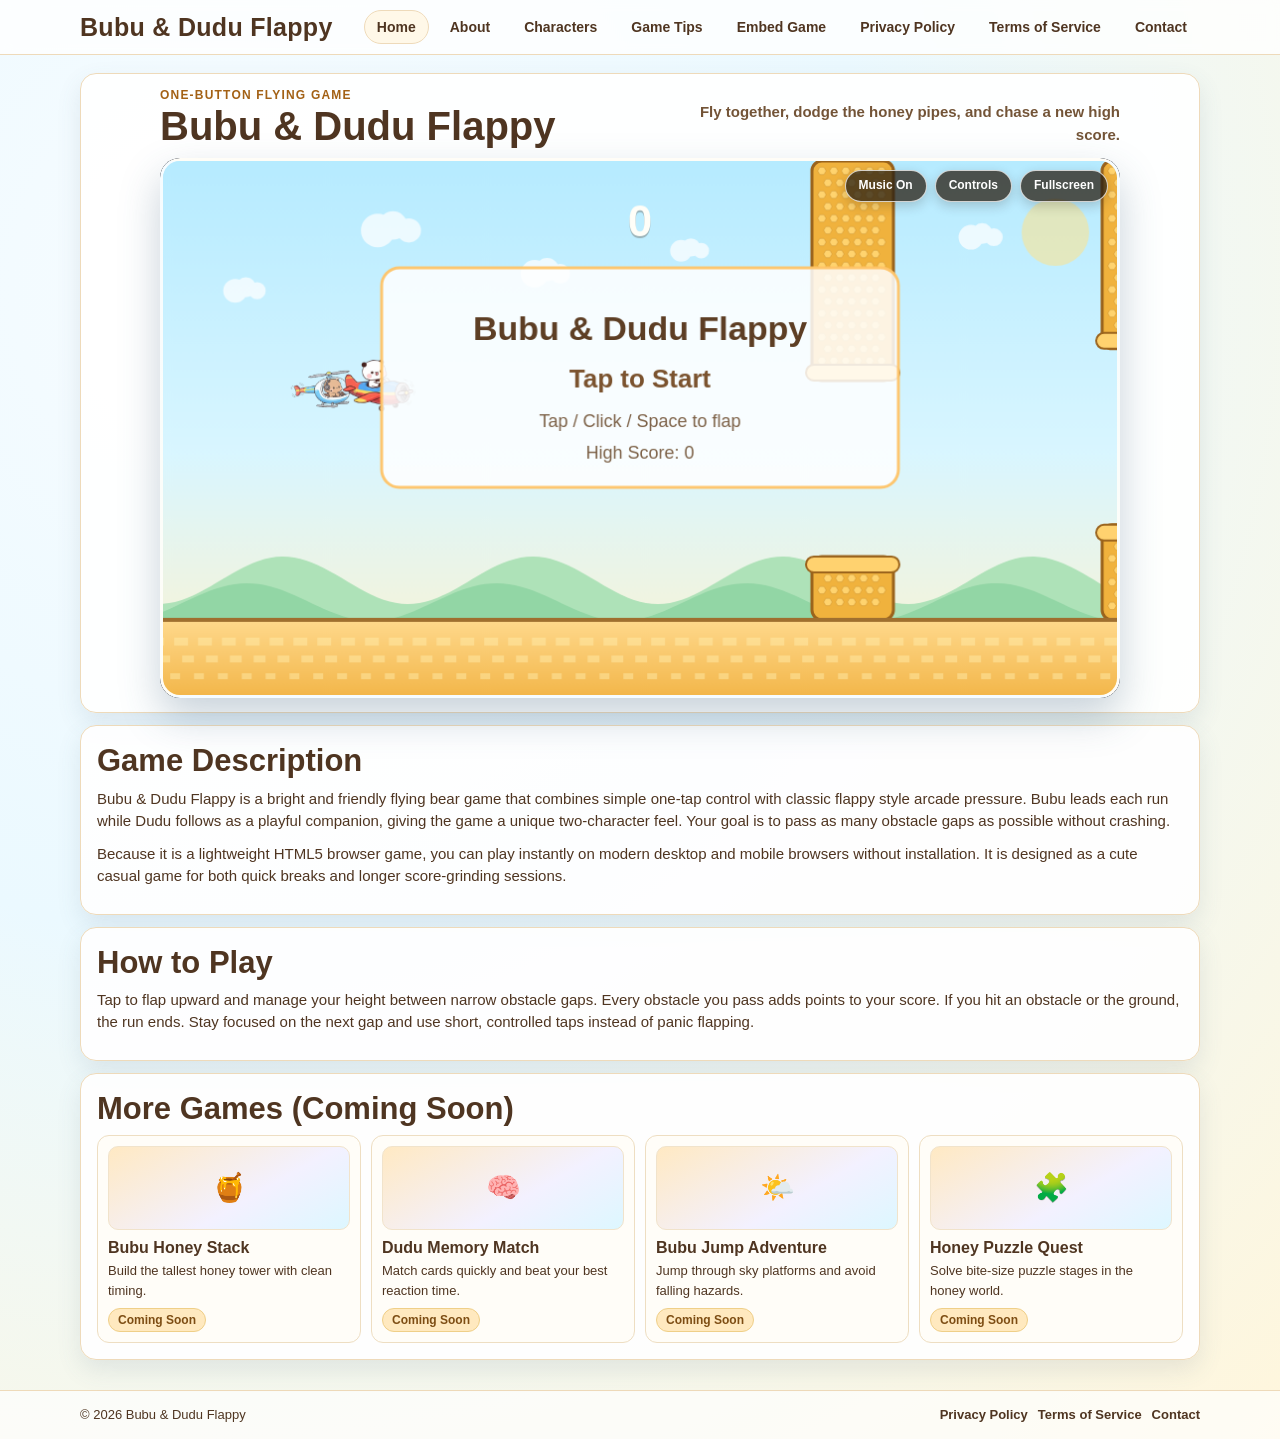
<file: index.html>
<!DOCTYPE html>
<html lang="en">
  <head>
    <meta charset="UTF-8" />
    <meta name="viewport" content="width=device-width, initial-scale=1.0" />
    <title>Bubu & Dudu Flappy - Cute HTML5 Browser Game</title>
    <meta
      name="description"
      content="Play Bubu & Dudu Flappy, a flappy style arcade game and cute casual HTML5 browser game with flying bears. Works on desktop and mobile browsers."
    />
    <script
      async
      src="https://pagead2.googlesyndication.com/pagead/js/adsbygoogle.js?client=ca-pub-7344100376673259"
      crossorigin="anonymous"
    ></script>
    <link rel="stylesheet" href="style.css" />
  </head>
  <body>
    <header class="site-header">
      <div class="container nav-row">
        <a class="site-brand" href="index.html">Bubu &amp; Dudu Flappy</a>
        <nav class="site-nav" aria-label="Primary Navigation">
          <a href="index.html" aria-current="page">Home</a>
          <a href="about.html">About</a>
          <a href="characters.html">Characters</a>
          <a href="game-tips.html">Game Tips</a>
          <a href="embed.html">Embed Game</a>
          <a href="privacy.html">Privacy Policy</a>
          <a href="terms.html">Terms of Service</a>
          <a href="contact.html">Contact</a>
        </nav>
      </div>
    </header>

    <main class="container page-stack">
      <section class="card game-card" aria-label="Game Canvas Area">
        <div class="game-card-heading">
          <div>
            <p class="game-kicker">One-button flying game</p>
            <h1>Bubu &amp; Dudu Flappy</h1>
          </div>
          <p>Fly together, dodge the honey pipes, and chase a new high score.</p>
        </div>
        <div id="fullscreenTarget" class="game-frame">
          <canvas id="gameCanvas" width="960" height="540" aria-label="Bubu & Dudu Flappy Game Canvas"></canvas>
          <div class="game-actions" aria-label="Game options">
            <button
              id="musicBtn"
              class="game-action-btn"
              type="button"
              aria-pressed="true"
            >
              Music On
            </button>
            <button
              id="controlsBtn"
              class="game-action-btn"
              type="button"
              aria-controls="controlsPanel"
              aria-expanded="false"
            >
              Controls
            </button>
            <button
              id="fullscreenBtn"
              class="game-action-btn fullscreen-btn"
              data-enter-label="Fullscreen"
              type="button"
            >
              Fullscreen
            </button>
          </div>
          <div
            id="controlsPanel"
            class="controls-popover"
            role="dialog"
            aria-modal="true"
            aria-labelledby="controlsTitle"
            hidden
          >
            <div class="controls-dialog">
              <div class="controls-dialog-heading">
                <div>
                  <p class="game-kicker">Quick guide</p>
                  <h2 id="controlsTitle">How to play</h2>
                </div>
                <button id="controlsCloseBtn" class="dialog-close-btn" type="button" aria-label="Close controls">
                  &times;
                </button>
              </div>
              <div class="controls-list">
                <p><span>Spacebar</span> Flap on desktop</p>
                <p><span>Mouse click</span> Flap on desktop</p>
                <p><span>Tap screen</span> Flap on mobile</p>
                <p class="difficulty-control"><span>Every 15 points</span> New hazards</p>
              </div>
              <p class="controls-tip">Use short, steady taps to line up with each opening.</p>
            </div>
          </div>
        </div>
        <section id="sharePanel" class="share-panel" hidden>
          <button id="shareBtn" class="primary-btn" type="button">Share Score</button>
          <div class="share-grid">
            <a id="shareX" class="chip" href="#" target="_blank" rel="noopener noreferrer">X</a>
            <a id="shareFacebook" class="chip" href="#" target="_blank" rel="noopener noreferrer">Facebook</a>
            <a id="shareWhatsApp" class="chip" href="#" target="_blank" rel="noopener noreferrer">WhatsApp</a>
            <button id="copyShareBtn" class="chip" type="button">Copy</button>
          </div>
          <p id="shareStatus" class="share-note" aria-live="polite"></p>
        </section>
      </section>

      <section class="card">
        <h2>Game Description</h2>
        <p>
          Bubu &amp; Dudu Flappy is a bright and friendly flying bear game that combines simple one-tap
          control with classic flappy style arcade pressure. Bubu leads each run while Dudu follows as a
          playful companion, giving the game a unique two-character feel. Your goal is to pass as many
          obstacle gaps as possible without crashing.
        </p>
        <p>
          Because it is a lightweight HTML5 browser game, you can play instantly on modern desktop and
          mobile browsers without installation. It is designed as a cute casual game for both quick breaks
          and longer score-grinding sessions.
        </p>
      </section>

      <section class="card">
        <h2>How to Play</h2>
        <p>
          Tap to flap upward and manage your height between narrow obstacle gaps. Every obstacle you pass
          adds points to your score. If you hit an obstacle or the ground, the run ends. Stay focused on
          the next gap and use short, controlled taps instead of panic flapping.
        </p>
      </section>

      <section class="card">
        <h2>More Games (Coming Soon)</h2>
        <div class="coming-grid">
          <article class="coming-card">
            <div class="placeholder-img">🍯</div>
            <h3>Bubu Honey Stack</h3>
            <p>Build the tallest honey tower with clean timing.</p>
            <span class="coming-badge">Coming Soon</span>
          </article>

          <article class="coming-card">
            <div class="placeholder-img">🧠</div>
            <h3>Dudu Memory Match</h3>
            <p>Match cards quickly and beat your best reaction time.</p>
            <span class="coming-badge">Coming Soon</span>
          </article>

          <article class="coming-card">
            <div class="placeholder-img">🌤️</div>
            <h3>Bubu Jump Adventure</h3>
            <p>Jump through sky platforms and avoid falling hazards.</p>
            <span class="coming-badge">Coming Soon</span>
          </article>

          <article class="coming-card">
            <div class="placeholder-img">🧩</div>
            <h3>Honey Puzzle Quest</h3>
            <p>Solve bite-size puzzle stages in the honey world.</p>
            <span class="coming-badge">Coming Soon</span>
          </article>
        </div>
      </section>
    </main>

    <footer class="site-footer">
      <div class="container footer-row">
        <p>&copy; 2026 Bubu &amp; Dudu Flappy</p>
        <nav aria-label="Footer Links">
          <a href="privacy.html">Privacy Policy</a>
          <a href="terms.html">Terms of Service</a>
          <a href="contact.html">Contact</a>
        </nav>
      </div>
    </footer>

    <script src="game.js"></script>
  </body>
</html>
</file>
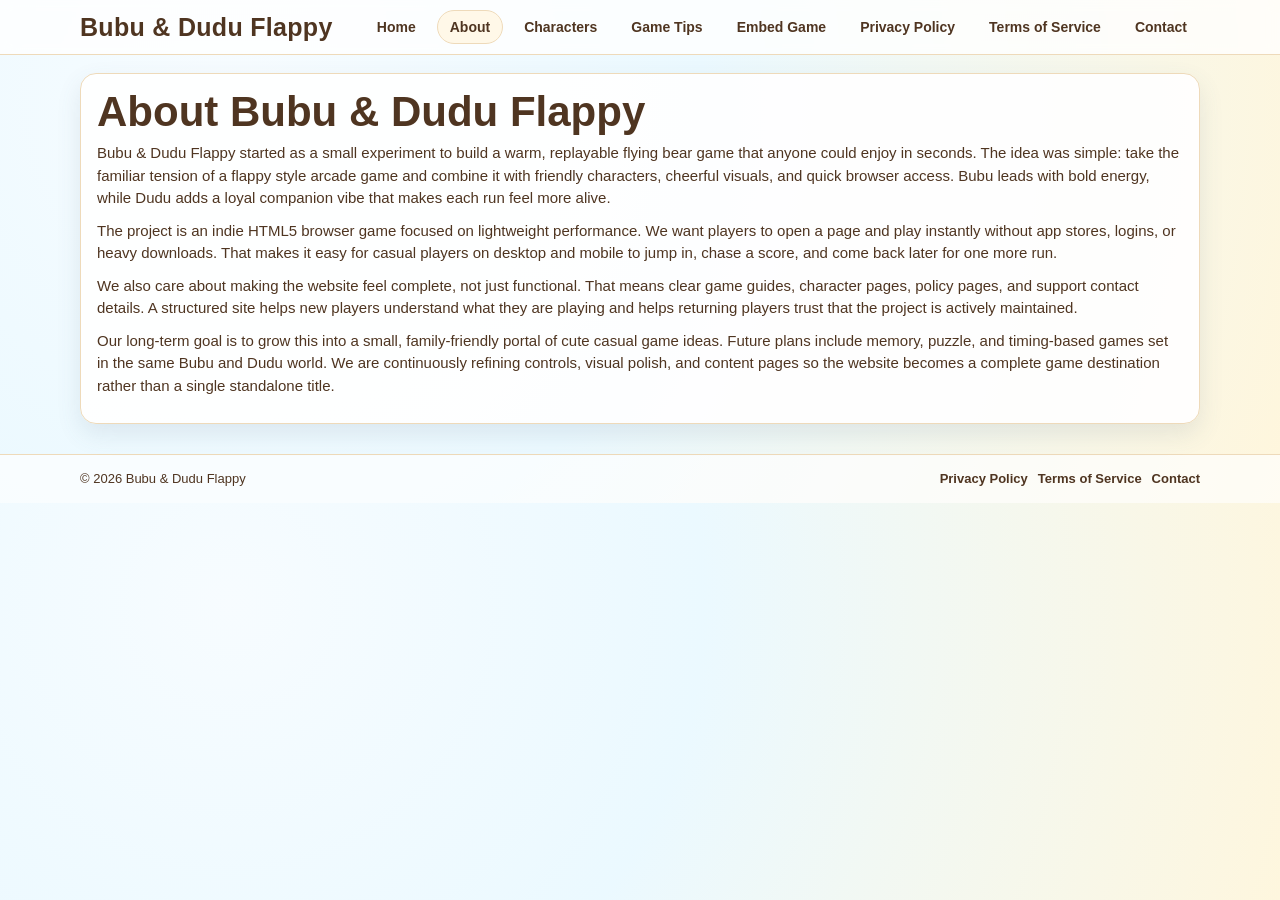
<file: about.html>
<!DOCTYPE html>
<html lang="en">
  <head>
    <meta charset="UTF-8" />
    <meta name="viewport" content="width=device-width, initial-scale=1.0" />
    <title>About - Bubu & Dudu Flappy</title>
    <meta
      name="description"
      content="About the indie Bubu and Dudu game project and its mission to create fun casual HTML5 browser games."
    />
    <script
      async
      src="https://pagead2.googlesyndication.com/pagead/js/adsbygoogle.js?client=ca-pub-7344100376673259"
      crossorigin="anonymous"
    ></script>
    <link rel="stylesheet" href="style.css" />
  </head>
  <body>
    <header class="site-header">
      <div class="container nav-row">
        <a class="site-brand" href="index.html">Bubu &amp; Dudu Flappy</a>
        <nav class="site-nav" aria-label="Primary Navigation">
          <a href="index.html">Home</a>
          <a href="about.html" aria-current="page">About</a>
          <a href="characters.html">Characters</a>
          <a href="game-tips.html">Game Tips</a>
                    <a href="embed.html">Embed Game</a>
<a href="privacy.html">Privacy Policy</a>
          <a href="terms.html">Terms of Service</a>
          <a href="contact.html">Contact</a>
        </nav>
      </div>
    </header>

    <main class="container page-stack">
      <section class="card prose">
        <h1>About Bubu &amp; Dudu Flappy</h1>
        <p>
          Bubu &amp; Dudu Flappy started as a small experiment to build a warm, replayable flying bear game
          that anyone could enjoy in seconds. The idea was simple: take the familiar tension of a flappy
          style arcade game and combine it with friendly characters, cheerful visuals, and quick browser
          access. Bubu leads with bold energy, while Dudu adds a loyal companion vibe that makes each run
          feel more alive.
        </p>
        <p>
          The project is an indie HTML5 browser game focused on lightweight performance. We want players to
          open a page and play instantly without app stores, logins, or heavy downloads. That makes it easy
          for casual players on desktop and mobile to jump in, chase a score, and come back later for one
          more run.
        </p>
        <p>
          We also care about making the website feel complete, not just functional. That means clear game
          guides, character pages, policy pages, and support contact details. A structured site helps new
          players understand what they are playing and helps returning players trust that the project is
          actively maintained.
        </p>
        <p>
          Our long-term goal is to grow this into a small, family-friendly portal of cute casual game ideas.
          Future plans include memory, puzzle, and timing-based games set in the same Bubu and Dudu world.
          We are continuously refining controls, visual polish, and content pages so the website becomes a
          complete game destination rather than a single standalone title.
        </p>
      </section>
    </main>

    <footer class="site-footer">
      <div class="container footer-row">
        <p>&copy; 2026 Bubu &amp; Dudu Flappy</p>
        <nav aria-label="Footer Links">
          <a href="privacy.html">Privacy Policy</a>
          <a href="terms.html">Terms of Service</a>
          <a href="contact.html">Contact</a>
        </nav>
      </div>
    </footer>
  </body>
</html>
</file>
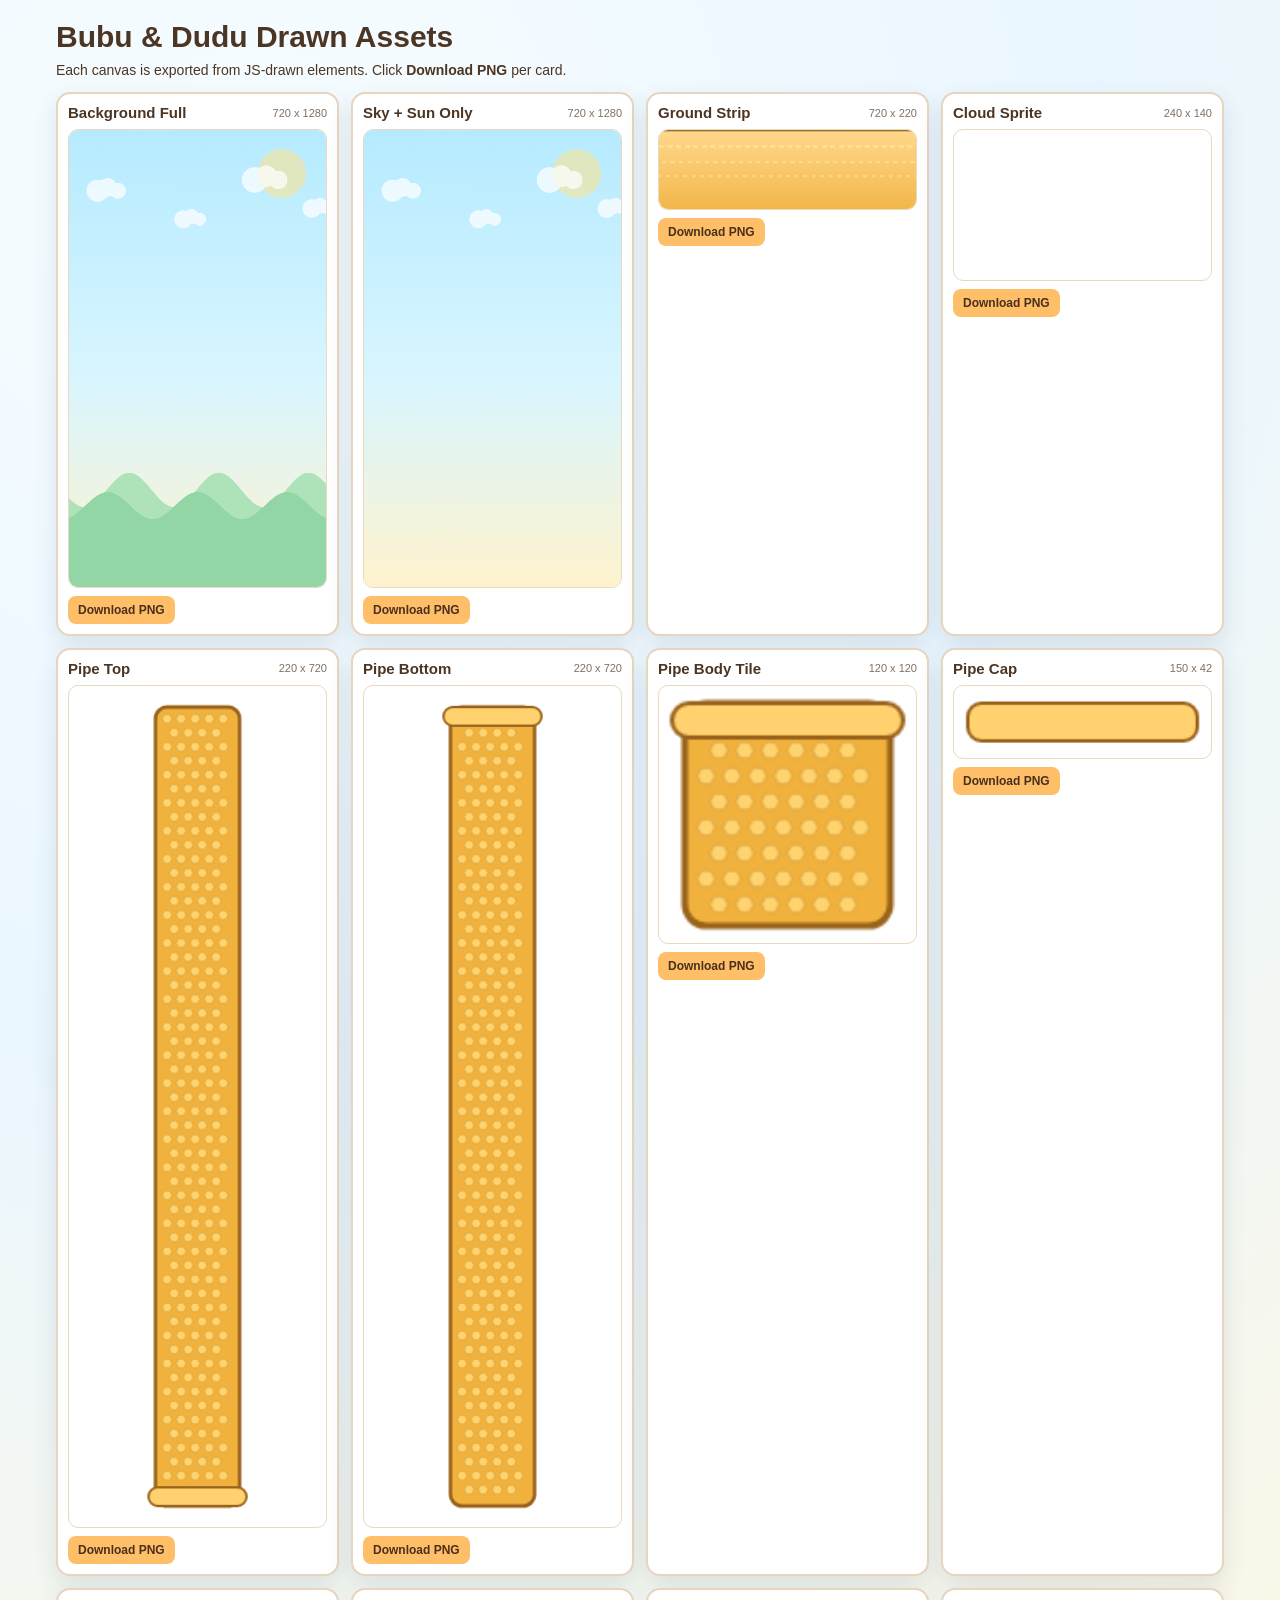
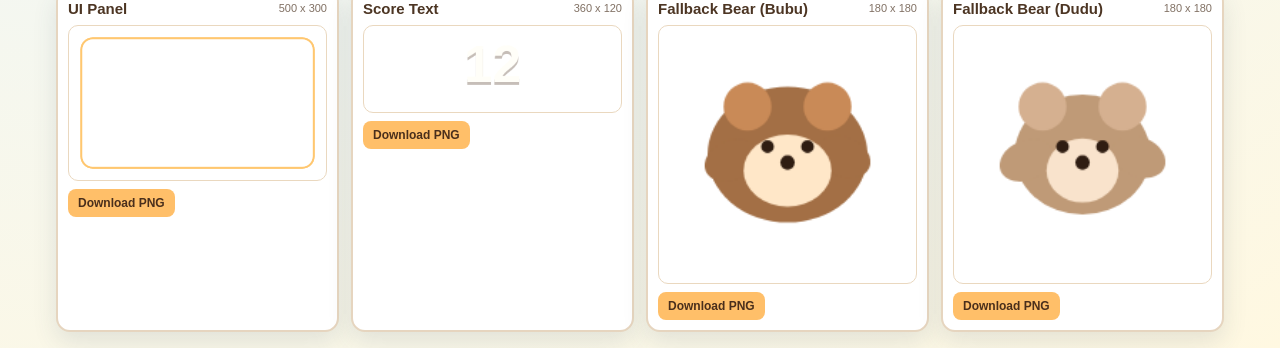
<file: asset-export.html>
<!DOCTYPE html>
<html lang="en">
  <head>
    <meta charset="UTF-8" />
    <meta name="viewport" content="width=device-width, initial-scale=1.0" />
    <title>Bubu & Dudu Asset Export</title>
    <style>
      :root {
        --bg: #f5fbff;
        --card: #ffffff;
        --ink: #4c3523;
        --line: #e6d5bf;
        --accent: #ffbf69;
      }

      * {
        box-sizing: border-box;
      }

      body {
        margin: 0;
        background: radial-gradient(circle at 20% 10%, #f7fdff 0%, #eaf6ff 42%, #fff8e1 100%);
        font-family: "Trebuchet MS", "Avenir Next", "Comic Sans MS", sans-serif;
        color: var(--ink);
      }

      .wrap {
        max-width: 1200px;
        margin: 0 auto;
        padding: 16px;
      }

      h1 {
        margin: 4px 0 8px;
        font-size: 30px;
      }

      p {
        margin: 0 0 14px;
        font-size: 14px;
      }

      .grid {
        display: grid;
        grid-template-columns: repeat(auto-fit, minmax(280px, 1fr));
        gap: 12px;
      }

      .card {
        background: var(--card);
        border: 2px solid var(--line);
        border-radius: 14px;
        padding: 10px;
        box-shadow: 0 10px 24px rgba(48, 74, 95, 0.12);
      }

      .meta {
        display: flex;
        align-items: center;
        justify-content: space-between;
        gap: 8px;
        margin-bottom: 8px;
      }

      .name {
        font-size: 15px;
        font-weight: 700;
      }

      .size {
        font-size: 11px;
        opacity: 0.7;
      }

      canvas {
        width: 100%;
        height: auto;
        display: block;
        border-radius: 10px;
        border: 1px solid #ead8bf;
        background: #fff;
        image-rendering: auto;
      }

      .actions {
        margin-top: 8px;
        display: flex;
        gap: 8px;
      }

      button {
        border: 0;
        border-radius: 8px;
        padding: 8px 10px;
        font: 700 12px/1 "Trebuchet MS", "Avenir Next", "Comic Sans MS", sans-serif;
        background: var(--accent);
        color: #4a2f1c;
        cursor: pointer;
      }

      @media (max-width: 520px) {
        h1 {
          font-size: 24px;
        }
      }
    </style>
  </head>
  <body>
    <main class="wrap">
      <h1>Bubu & Dudu Drawn Assets</h1>
      <p>Each canvas is exported from JS-drawn elements. Click <strong>Download PNG</strong> per card.</p>

      <section class="grid" id="assetGrid">
        <article class="card">
          <div class="meta">
            <span class="name">Background Full</span>
            <span class="size">720 x 1280</span>
          </div>
          <canvas id="bgFull" width="720" height="1280"></canvas>
          <div class="actions"><button data-dl="bgFull" data-name="background_full.png">Download PNG</button></div>
        </article>

        <article class="card">
          <div class="meta">
            <span class="name">Sky + Sun Only</span>
            <span class="size">720 x 1280</span>
          </div>
          <canvas id="bgSky" width="720" height="1280"></canvas>
          <div class="actions"><button data-dl="bgSky" data-name="background_sky.png">Download PNG</button></div>
        </article>

        <article class="card">
          <div class="meta">
            <span class="name">Ground Strip</span>
            <span class="size">720 x 220</span>
          </div>
          <canvas id="ground" width="720" height="220"></canvas>
          <div class="actions"><button data-dl="ground" data-name="ground_strip.png">Download PNG</button></div>
        </article>

        <article class="card">
          <div class="meta">
            <span class="name">Cloud Sprite</span>
            <span class="size">240 x 140</span>
          </div>
          <canvas id="cloud" width="240" height="140"></canvas>
          <div class="actions"><button data-dl="cloud" data-name="cloud_01.png">Download PNG</button></div>
        </article>

        <article class="card">
          <div class="meta">
            <span class="name">Pipe Top</span>
            <span class="size">220 x 720</span>
          </div>
          <canvas id="pipeTop" width="220" height="720"></canvas>
          <div class="actions"><button data-dl="pipeTop" data-name="pipe_top.png">Download PNG</button></div>
        </article>

        <article class="card">
          <div class="meta">
            <span class="name">Pipe Bottom</span>
            <span class="size">220 x 720</span>
          </div>
          <canvas id="pipeBottom" width="220" height="720"></canvas>
          <div class="actions"><button data-dl="pipeBottom" data-name="pipe_bottom.png">Download PNG</button></div>
        </article>

        <article class="card">
          <div class="meta">
            <span class="name">Pipe Body Tile</span>
            <span class="size">120 x 120</span>
          </div>
          <canvas id="pipeTile" width="120" height="120"></canvas>
          <div class="actions"><button data-dl="pipeTile" data-name="pipe_body_tile.png">Download PNG</button></div>
        </article>

        <article class="card">
          <div class="meta">
            <span class="name">Pipe Cap</span>
            <span class="size">150 x 42</span>
          </div>
          <canvas id="pipeCap" width="150" height="42"></canvas>
          <div class="actions"><button data-dl="pipeCap" data-name="pipe_cap.png">Download PNG</button></div>
        </article>

        <article class="card">
          <div class="meta">
            <span class="name">UI Panel</span>
            <span class="size">500 x 300</span>
          </div>
          <canvas id="panel" width="500" height="300"></canvas>
          <div class="actions"><button data-dl="panel" data-name="ui_panel.png">Download PNG</button></div>
        </article>

        <article class="card">
          <div class="meta">
            <span class="name">Score Text</span>
            <span class="size">360 x 120</span>
          </div>
          <canvas id="score" width="360" height="120"></canvas>
          <div class="actions"><button data-dl="score" data-name="score_text.png">Download PNG</button></div>
        </article>

        <article class="card">
          <div class="meta">
            <span class="name">Fallback Bear (Bubu)</span>
            <span class="size">180 x 180</span>
          </div>
          <canvas id="bearBubu" width="180" height="180"></canvas>
          <div class="actions"><button data-dl="bearBubu" data-name="fallback_bubu.png">Download PNG</button></div>
        </article>

        <article class="card">
          <div class="meta">
            <span class="name">Fallback Bear (Dudu)</span>
            <span class="size">180 x 180</span>
          </div>
          <canvas id="bearDudu" width="180" height="180"></canvas>
          <div class="actions"><button data-dl="bearDudu" data-name="fallback_dudu.png">Download PNG</button></div>
        </article>
      </section>
    </main>

    <script>
      function roundRect(context, x, y, width, height, radius) {
        const r = Math.min(radius, width * 0.5, height * 0.5);
        context.beginPath();
        context.moveTo(x + r, y);
        context.arcTo(x + width, y, x + width, y + height, r);
        context.arcTo(x + width, y + height, x, y + height, r);
        context.arcTo(x, y + height, x, y, r);
        context.arcTo(x, y, x + width, y, r);
        context.closePath();
      }

      function drawCloud(ctx, x, y, size) {
        ctx.fillStyle = "rgba(255, 255, 255, 0.72)";
        ctx.beginPath();
        ctx.arc(x, y, size * 0.5, 0, Math.PI * 2);
        ctx.arc(x + size * 0.45, y - size * 0.15, size * 0.42, 0, Math.PI * 2);
        ctx.arc(x + size * 0.92, y, size * 0.36, 0, Math.PI * 2);
        ctx.fill();
      }

      function drawHillLayer(ctx, width, height, color, baseline, amp, phase) {
        ctx.fillStyle = color;
        ctx.beginPath();
        ctx.moveTo(0, height);
        ctx.lineTo(0, baseline);

        for (let x = 0; x <= width; x += 6) {
          const y = baseline + Math.sin((x + phase) * 0.025) * amp;
          ctx.lineTo(x, y);
        }

        ctx.lineTo(width, height);
        ctx.closePath();
        ctx.fill();
      }

      function drawHex(ctx, x, y, radius, fill, stroke) {
        ctx.beginPath();
        for (let i = 0; i < 6; i += 1) {
          const angle = (Math.PI / 3) * i;
          const px = x + Math.cos(angle) * radius;
          const py = y + Math.sin(angle) * radius;
          if (i === 0) ctx.moveTo(px, py);
          else ctx.lineTo(px, py);
        }
        ctx.closePath();
        ctx.fillStyle = fill;
        ctx.fill();
        ctx.strokeStyle = stroke;
        ctx.lineWidth = 1;
        ctx.stroke();
      }

      function drawHoneyPipe(ctx, x, y, width, height, capAtBottom) {
        if (height <= 0) return;

        const bodyColor = "#f0b23d";
        const edgeColor = "#9a631c";

        ctx.fillStyle = bodyColor;
        roundRect(ctx, x, y, width, height, 10);
        ctx.fill();

        ctx.strokeStyle = edgeColor;
        ctx.lineWidth = 3;
        roundRect(ctx, x, y, width, height, 10);
        ctx.stroke();

        for (let row = y + 10; row < y + height - 8; row += 12) {
          const offset = Math.floor((row - y) / 12) % 2 === 0 ? 0 : 6;
          for (let col = x + 10 + offset; col < x + width - 8; col += 12) {
            drawHex(ctx, col, row, 4.2, "#ffd36e", "rgba(154, 99, 28, 0.22)");
          }
        }

        const capHeight = 16;
        const capY = capAtBottom ? y + height - capHeight : y;

        ctx.fillStyle = "#ffd26f";
        roundRect(ctx, x - 6, capY, width + 12, capHeight, 8);
        ctx.fill();

        ctx.strokeStyle = edgeColor;
        ctx.lineWidth = 2;
        roundRect(ctx, x - 6, capY, width + 12, capHeight, 8);
        ctx.stroke();
      }

      function drawBearPlaceholder(ctx, isDudu, wingBeat) {
        const body = isDudu ? "#bf9a77" : "#a36f45";
        const belly = isDudu ? "#f9e3cc" : "#ffe7c8";
        const ear = isDudu ? "#d5b090" : "#c98a57";
        const eye = "#2f1d12";

        ctx.fillStyle = body;
        ctx.beginPath();
        ctx.ellipse(0, 0, isDudu ? 17 : 20, isDudu ? 15 : 17, 0, 0, Math.PI * 2);
        ctx.fill();

        ctx.fillStyle = ear;
        ctx.beginPath();
        ctx.arc(-10, -12, 6, 0, Math.PI * 2);
        ctx.arc(10, -12, 6, 0, Math.PI * 2);
        ctx.fill();

        const wingYOffset = wingBeat * 2;
        ctx.fillStyle = body;
        ctx.beginPath();
        ctx.ellipse(-14, 1 + wingYOffset, 7, 5, -0.4, 0, Math.PI * 2);
        ctx.ellipse(14, 1 - wingYOffset, 7, 5, 0.4, 0, Math.PI * 2);
        ctx.fill();

        ctx.fillStyle = belly;
        ctx.beginPath();
        ctx.ellipse(0, 4, isDudu ? 9 : 11, isDudu ? 8 : 9, 0, 0, Math.PI * 2);
        ctx.fill();

        ctx.fillStyle = eye;
        ctx.beginPath();
        ctx.arc(-5, -2, 1.6, 0, Math.PI * 2);
        ctx.arc(5, -2, 1.6, 0, Math.PI * 2);
        ctx.fill();

        ctx.beginPath();
        ctx.arc(0, 2, 1.8, 0, Math.PI * 2);
        ctx.fill();
      }

      function paintBackground(canvasId, includeHills) {
        const canvas = document.getElementById(canvasId);
        const ctx = canvas.getContext("2d");
        const width = canvas.width;
        const height = canvas.height;
        const groundY = height - 192;

        const sky = ctx.createLinearGradient(0, 0, 0, height);
        sky.addColorStop(0, "#b6ebff");
        sky.addColorStop(0.55, "#d9f6ff");
        sky.addColorStop(1, "#fff3ce");
        ctx.fillStyle = sky;
        ctx.fillRect(0, 0, width, height);

        ctx.fillStyle = "rgba(255, 228, 139, 0.55)";
        ctx.beginPath();
        ctx.arc(width - 124, 122, 68, 0, Math.PI * 2);
        ctx.fill();

        drawCloud(ctx, 80, 170, 62);
        drawCloud(ctx, 320, 250, 50);
        drawCloud(ctx, 520, 140, 72);
        drawCloud(ctx, 680, 220, 52);

        if (includeHills) {
          drawHillLayer(ctx, width, height, "#aee2b8", groundY - 80, 48, 20);
          drawHillLayer(ctx, width, height, "#92d6a5", groundY - 36, 38, 80);
        }
      }

      function paintGround() {
        const canvas = document.getElementById("ground");
        const ctx = canvas.getContext("2d");
        const width = canvas.width;
        const height = canvas.height;

        const grad = ctx.createLinearGradient(0, 0, 0, height);
        grad.addColorStop(0, "#ffd98c");
        grad.addColorStop(1, "#f3b74b");
        ctx.fillStyle = grad;
        ctx.fillRect(0, 0, width, height);

        ctx.strokeStyle = "#9f6f2f";
        ctx.lineWidth = 8;
        ctx.beginPath();
        ctx.moveTo(0, 0);
        ctx.lineTo(width, 0);
        ctx.stroke();

        for (let x = -24; x < width + 24; x += 24) {
          ctx.fillStyle = "rgba(255, 238, 173, 0.45)";
          ctx.fillRect(x, 42, 14, 8);
          ctx.fillRect(x + 8, 86, 12, 7);
          ctx.fillRect(x - 4, 126, 10, 6);
        }
      }

      function paintPipe() {
        const top = document.getElementById("pipeTop");
        const bot = document.getElementById("pipeBottom");

        const topCtx = top.getContext("2d");
        const botCtx = bot.getContext("2d");

        drawHoneyPipe(topCtx, 74, 18, 72, top.height - 36, true);
        drawHoneyPipe(botCtx, 74, 18, 72, bot.height - 36, false);
      }

      function paintPipeTile() {
        const canvas = document.getElementById("pipeTile");
        const ctx = canvas.getContext("2d");
        drawHoneyPipe(ctx, 12, 8, 96, 104, false);
      }

      function paintPipeCap() {
        const canvas = document.getElementById("pipeCap");
        const ctx = canvas.getContext("2d");

        const edgeColor = "#9a631c";
        ctx.fillStyle = "#ffd26f";
        roundRect(ctx, 8, 10, 134, 22, 8);
        ctx.fill();

        ctx.strokeStyle = edgeColor;
        ctx.lineWidth = 2;
        roundRect(ctx, 8, 10, 134, 22, 8);
        ctx.stroke();
      }

      function paintCloud() {
        const canvas = document.getElementById("cloud");
        const ctx = canvas.getContext("2d");
        ctx.clearRect(0, 0, canvas.width, canvas.height);
        drawCloud(ctx, 46, 76, 88);
      }

      function paintPanel() {
        const canvas = document.getElementById("panel");
        const ctx = canvas.getContext("2d");

        ctx.fillStyle = "rgba(255, 255, 255, 0.85)";
        roundRect(ctx, 24, 24, canvas.width - 48, canvas.height - 48, 22);
        ctx.fill();

        ctx.strokeStyle = "rgba(255, 196, 105, 0.95)";
        ctx.lineWidth = 4;
        roundRect(ctx, 24, 24, canvas.width - 48, canvas.height - 48, 22);
        ctx.stroke();
      }

      function paintScore() {
        const canvas = document.getElementById("score");
        const ctx = canvas.getContext("2d");

        ctx.textAlign = "center";
        ctx.textBaseline = "middle";
        ctx.font = 'bold 72px "Trebuchet MS", "Comic Sans MS", sans-serif';

        ctx.fillStyle = "rgba(65, 39, 21, 0.3)";
        ctx.fillText("12", canvas.width * 0.5, 62);

        ctx.fillStyle = "#fffef8";
        ctx.fillText("12", canvas.width * 0.5, 58);
      }

      function paintBear(canvasId, isDudu) {
        const canvas = document.getElementById(canvasId);
        const ctx = canvas.getContext("2d");
        ctx.translate(canvas.width / 2, canvas.height / 2);
        ctx.scale(2.8, 2.8);
        drawBearPlaceholder(ctx, isDudu, 0.22);
      }

      function downloadCanvas(canvasId, fileName) {
        const canvas = document.getElementById(canvasId);
        const link = document.createElement("a");
        link.href = canvas.toDataURL("image/png");
        link.download = fileName;
        link.click();
      }

      function init() {
        paintBackground("bgFull", true);
        paintBackground("bgSky", false);
        paintGround();
        paintCloud();
        paintPipe();
        paintPipeTile();
        paintPipeCap();
        paintPanel();
        paintScore();
        paintBear("bearBubu", false);
        paintBear("bearDudu", true);

        document.querySelectorAll("button[data-dl]").forEach((btn) => {
          btn.addEventListener("click", () => {
            downloadCanvas(btn.dataset.dl, btn.dataset.name);
          });
        });
      }

      init();
    </script>
  </body>
</html>
</file>
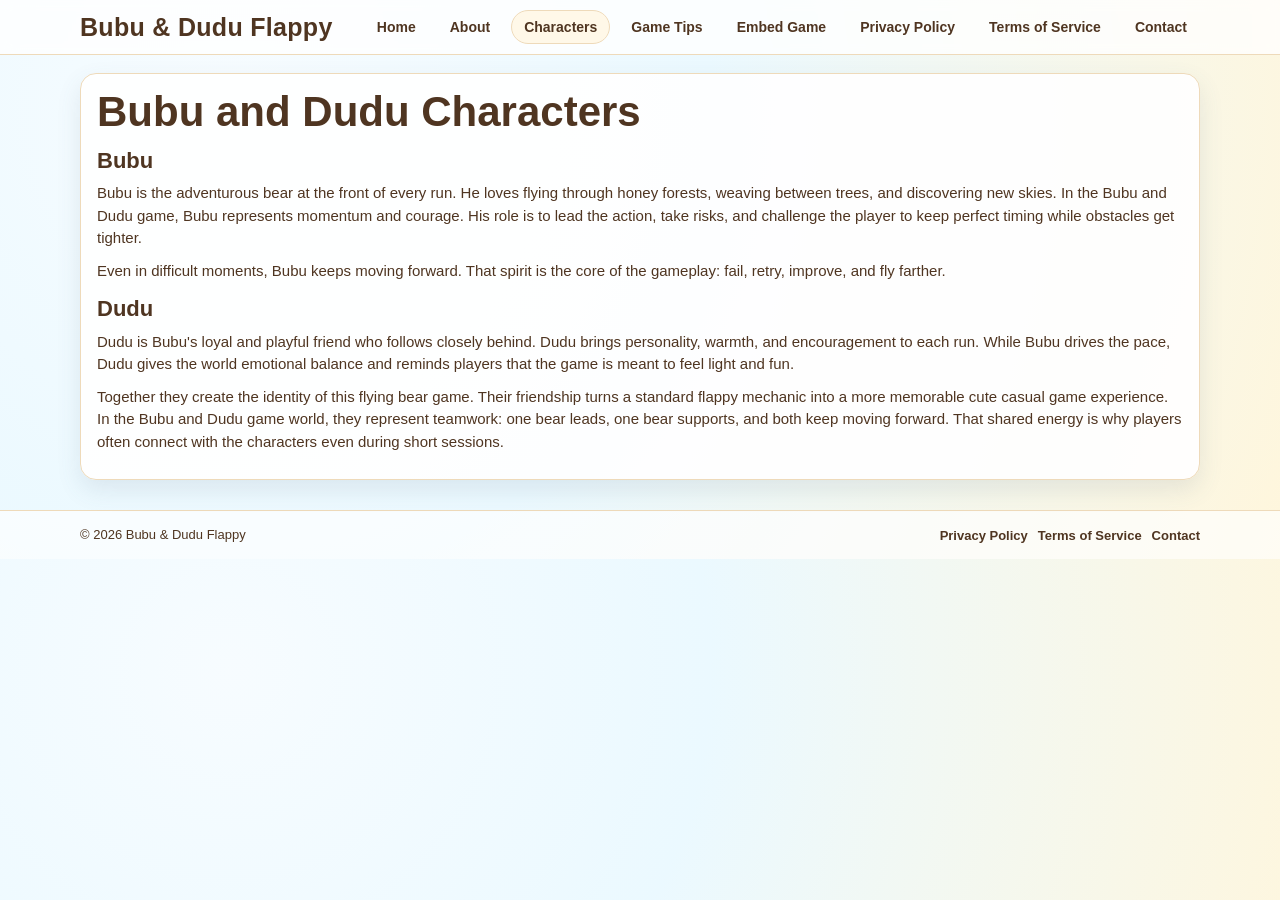
<file: characters.html>
<!DOCTYPE html>
<html lang="en">
  <head>
    <meta charset="UTF-8" />
    <meta name="viewport" content="width=device-width, initial-scale=1.0" />
    <title>Characters - Bubu & Dudu Flappy</title>
    <meta
      name="description"
      content="Meet Bubu and Dudu, the two flying bears in this cute casual online flappy game."
    />
    <script
      async
      src="https://pagead2.googlesyndication.com/pagead/js/adsbygoogle.js?client=ca-pub-7344100376673259"
      crossorigin="anonymous"
    ></script>
    <link rel="stylesheet" href="style.css" />
  </head>
  <body>
    <header class="site-header">
      <div class="container nav-row">
        <a class="site-brand" href="index.html">Bubu &amp; Dudu Flappy</a>
        <nav class="site-nav" aria-label="Primary Navigation">
          <a href="index.html">Home</a>
          <a href="about.html">About</a>
          <a href="characters.html" aria-current="page">Characters</a>
          <a href="game-tips.html">Game Tips</a>
                    <a href="embed.html">Embed Game</a>
<a href="privacy.html">Privacy Policy</a>
          <a href="terms.html">Terms of Service</a>
          <a href="contact.html">Contact</a>
        </nav>
      </div>
    </header>

    <main class="container page-stack">
      <section class="card prose">
        <h1>Bubu and Dudu Characters</h1>

        <h2>Bubu</h2>
        <p>
          Bubu is the adventurous bear at the front of every run. He loves flying through honey forests,
          weaving between trees, and discovering new skies. In the Bubu and Dudu game, Bubu represents
          momentum and courage. His role is to lead the action, take risks, and challenge the player to
          keep perfect timing while obstacles get tighter.
        </p>
        <p>
          Even in difficult moments, Bubu keeps moving forward. That spirit is the core of the gameplay:
          fail, retry, improve, and fly farther.
        </p>

        <h2>Dudu</h2>
        <p>
          Dudu is Bubu's loyal and playful friend who follows closely behind. Dudu brings personality,
          warmth, and encouragement to each run. While Bubu drives the pace, Dudu gives the world emotional
          balance and reminds players that the game is meant to feel light and fun.
        </p>
        <p>
          Together they create the identity of this flying bear game. Their friendship turns a standard
          flappy mechanic into a more memorable cute casual game experience. In the Bubu and Dudu game
          world, they represent teamwork: one bear leads, one bear supports, and both keep moving forward.
          That shared energy is why players often connect with the characters even during short sessions.
        </p>
      </section>
    </main>

    <footer class="site-footer">
      <div class="container footer-row">
        <p>&copy; 2026 Bubu &amp; Dudu Flappy</p>
        <nav aria-label="Footer Links">
          <a href="privacy.html">Privacy Policy</a>
          <a href="terms.html">Terms of Service</a>
          <a href="contact.html">Contact</a>
        </nav>
      </div>
    </footer>
  </body>
</html>
</file>
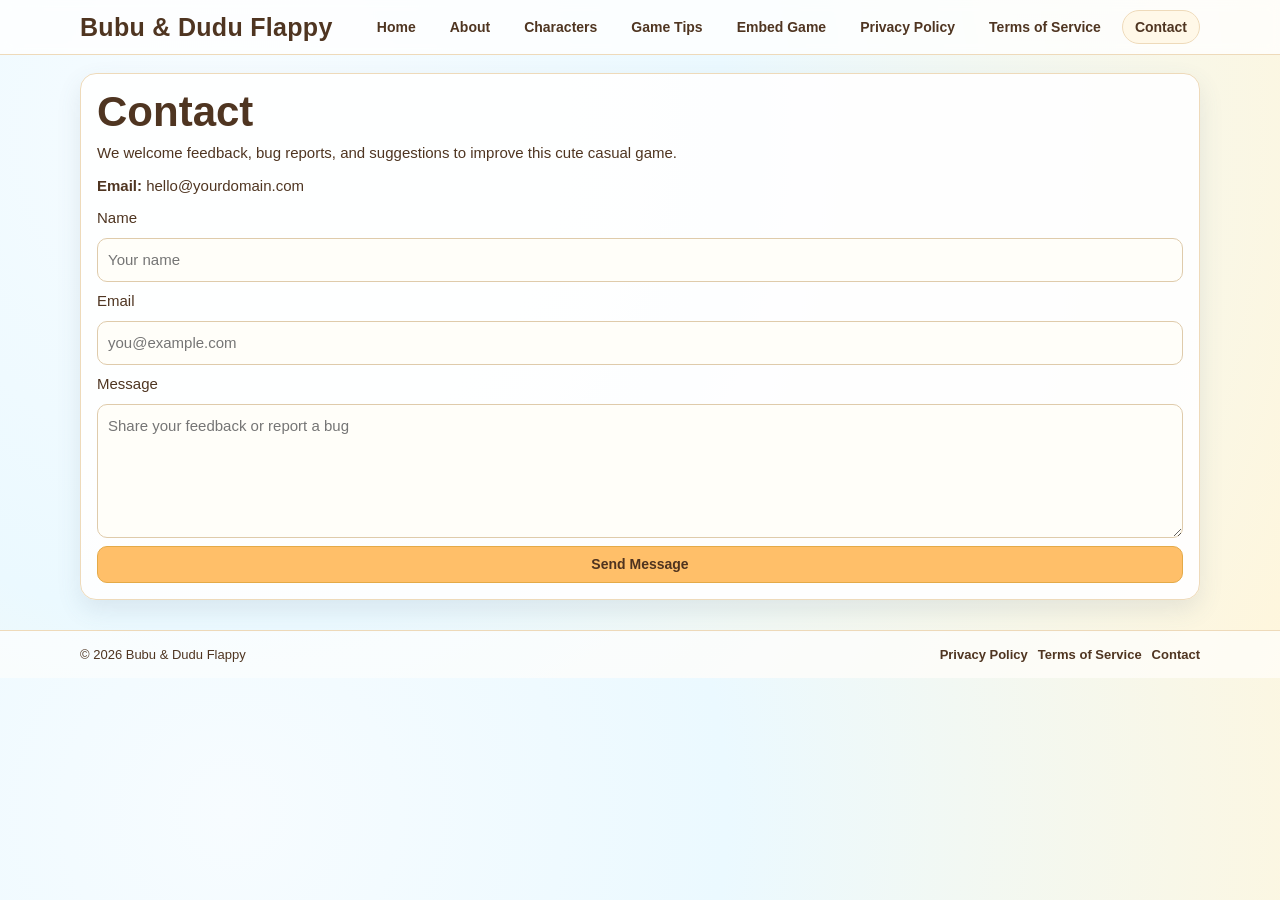
<file: contact.html>
<!DOCTYPE html>
<html lang="en">
  <head>
    <meta charset="UTF-8" />
    <meta name="viewport" content="width=device-width, initial-scale=1.0" />
    <title>Contact - Bubu & Dudu Flappy</title>
    <meta
      name="description"
      content="Contact Bubu & Dudu Flappy for feedback, bug reports, and suggestions."
    />
    <script
      async
      src="https://pagead2.googlesyndication.com/pagead/js/adsbygoogle.js?client=ca-pub-7344100376673259"
      crossorigin="anonymous"
    ></script>
    <link rel="stylesheet" href="style.css" />
  </head>
  <body>
    <header class="site-header">
      <div class="container nav-row">
        <a class="site-brand" href="index.html">Bubu &amp; Dudu Flappy</a>
        <nav class="site-nav" aria-label="Primary Navigation">
          <a href="index.html">Home</a>
          <a href="about.html">About</a>
          <a href="characters.html">Characters</a>
          <a href="game-tips.html">Game Tips</a>
                    <a href="embed.html">Embed Game</a>
<a href="privacy.html">Privacy Policy</a>
          <a href="terms.html">Terms of Service</a>
          <a href="contact.html" aria-current="page">Contact</a>
        </nav>
      </div>
    </header>

    <main class="container page-stack">
      <section class="card prose">
        <h1>Contact</h1>
        <p>
          We welcome feedback, bug reports, and suggestions to improve this cute casual game.
        </p>
        <p><strong>Email:</strong> hello@yourdomain.com</p>

        <form class="contact-form" action="#" method="post">
          <label for="name">Name</label>
          <input id="name" name="name" type="text" placeholder="Your name" required />

          <label for="email">Email</label>
          <input id="email" name="email" type="email" placeholder="you@example.com" required />

          <label for="message">Message</label>
          <textarea id="message" name="message" rows="5" placeholder="Share your feedback or report a bug" required></textarea>

          <button type="submit" class="primary-btn">Send Message</button>
        </form>
      </section>
    </main>

    <footer class="site-footer">
      <div class="container footer-row">
        <p>&copy; 2026 Bubu &amp; Dudu Flappy</p>
        <nav aria-label="Footer Links">
          <a href="privacy.html">Privacy Policy</a>
          <a href="terms.html">Terms of Service</a>
          <a href="contact.html">Contact</a>
        </nav>
      </div>
    </footer>
  </body>
</html>
</file>
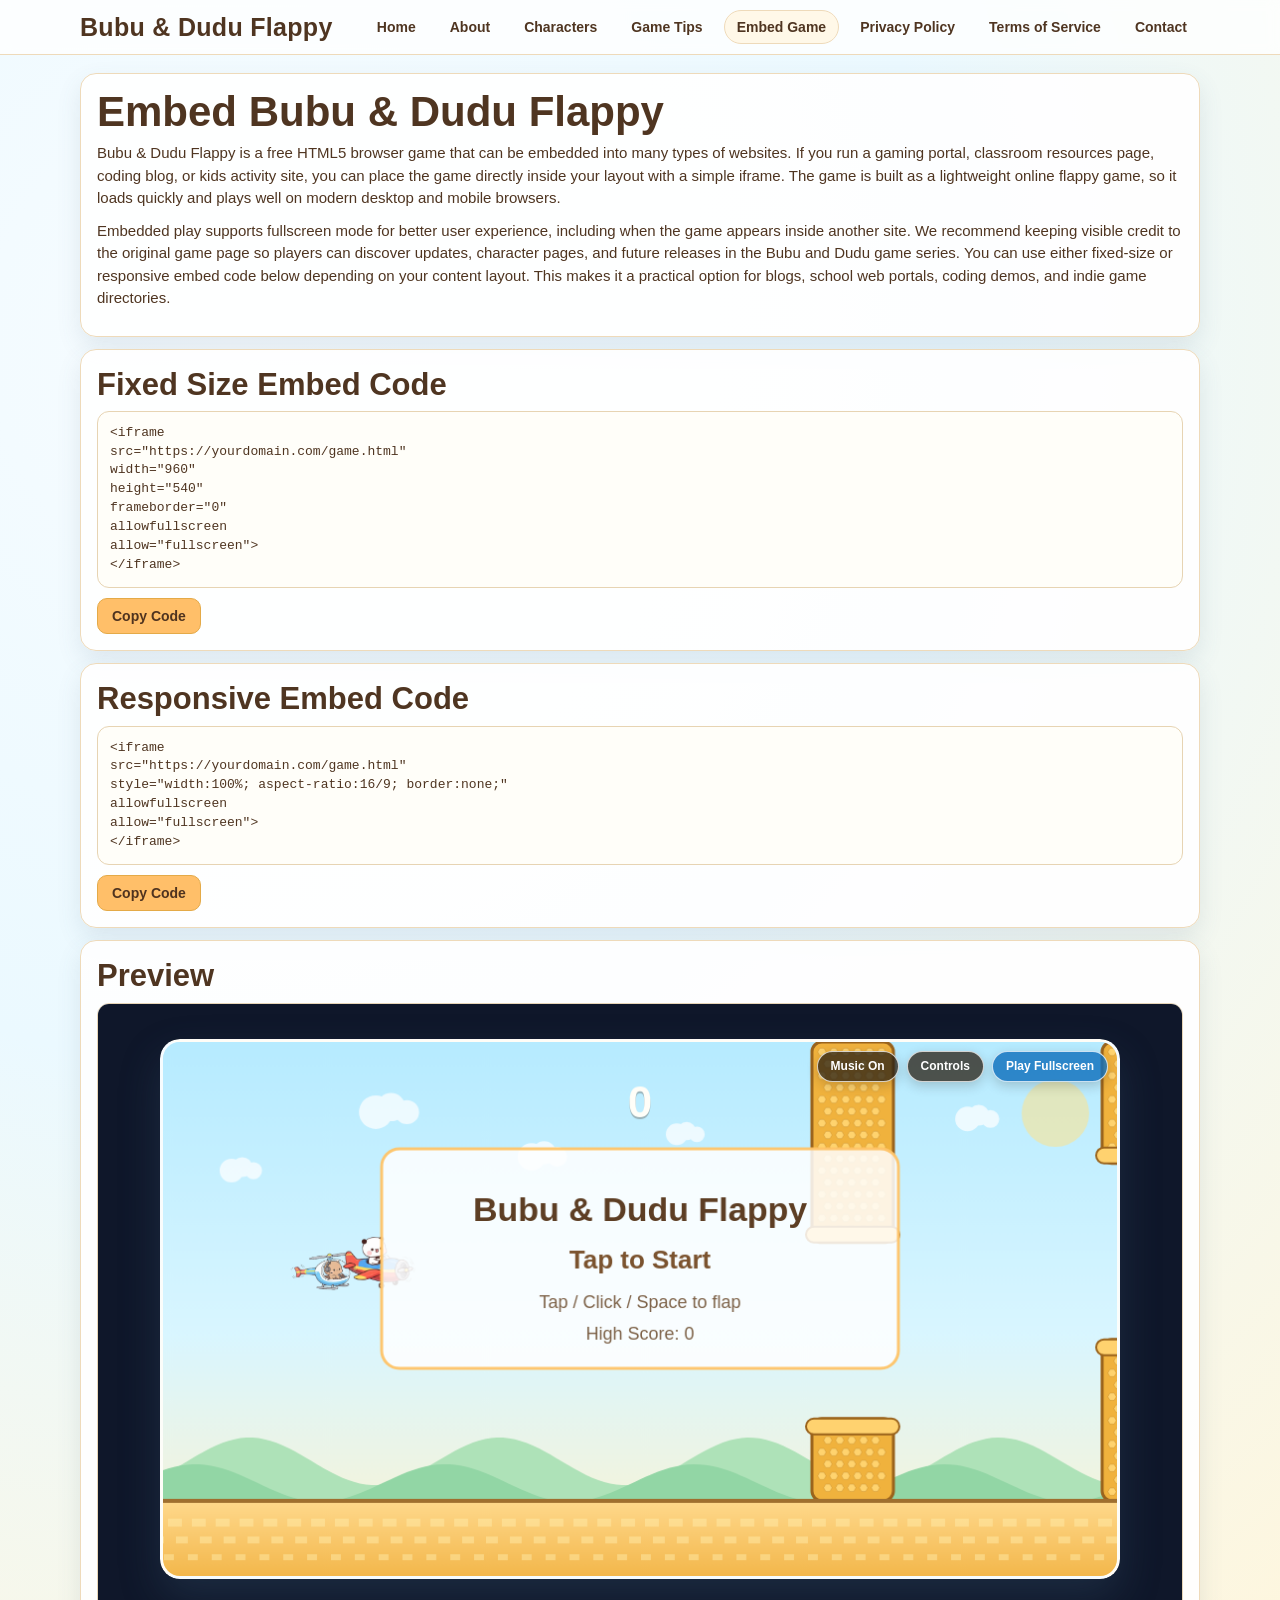
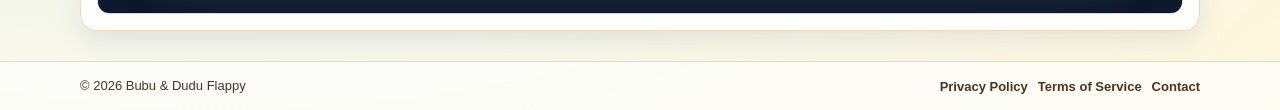
<file: embed.html>
<!DOCTYPE html>
<html lang="en">
  <head>
    <meta charset="UTF-8" />
    <meta name="viewport" content="width=device-width, initial-scale=1.0" />
    <title>Embed Bubu & Dudu Flappy</title>
    <meta
      name="description"
      content="Embed Bubu & Dudu Flappy on your site using iframe code snippets with fullscreen support."
    />
    <script
      async
      src="https://pagead2.googlesyndication.com/pagead/js/adsbygoogle.js?client=ca-pub-7344100376673259"
      crossorigin="anonymous"
    ></script>
    <link rel="stylesheet" href="style.css" />
  </head>
  <body>
    <header class="site-header">
      <div class="container nav-row">
        <a class="site-brand" href="index.html">Bubu &amp; Dudu Flappy</a>
        <nav class="site-nav" aria-label="Primary Navigation">
          <a href="index.html">Home</a>
          <a href="about.html">About</a>
          <a href="characters.html">Characters</a>
          <a href="game-tips.html">Game Tips</a>
          <a href="embed.html" aria-current="page">Embed Game</a>
          <a href="privacy.html">Privacy Policy</a>
          <a href="terms.html">Terms of Service</a>
          <a href="contact.html">Contact</a>
        </nav>
      </div>
    </header>

    <main class="container page-stack">
      <section class="card prose">
        <h1>Embed Bubu &amp; Dudu Flappy</h1>
        <p>
          Bubu &amp; Dudu Flappy is a free HTML5 browser game that can be embedded into many types of
          websites. If you run a gaming portal, classroom resources page, coding blog, or kids activity
          site, you can place the game directly inside your layout with a simple iframe. The game is built
          as a lightweight online flappy game, so it loads quickly and plays well on modern desktop and
          mobile browsers.
        </p>
        <p>
          Embedded play supports fullscreen mode for better user experience, including when the game appears
          inside another site. We recommend keeping visible credit to the original game page so players can
          discover updates, character pages, and future releases in the Bubu and Dudu game series. You can
          use either fixed-size or responsive embed code below depending on your content layout. This makes
          it a practical option for blogs, school web portals, coding demos, and indie game directories.
        </p>
      </section>

      <section class="card">
        <h2>Fixed Size Embed Code</h2>
        <div class="code-block-wrap">
          <pre id="fixedEmbedCode" class="code-block"><code>&lt;iframe 
src="https://yourdomain.com/game.html"
width="960"
height="540"
frameborder="0"
allowfullscreen
allow="fullscreen"&gt;
&lt;/iframe&gt;</code></pre>
          <button class="primary-btn copy-code-btn" data-copy-target="fixedEmbedCode" type="button">
            Copy Code
          </button>
        </div>
      </section>

      <section class="card">
        <h2>Responsive Embed Code</h2>
        <div class="code-block-wrap">
          <pre id="responsiveEmbedCode" class="code-block"><code>&lt;iframe 
src="https://yourdomain.com/game.html"
style="width:100%; aspect-ratio:16/9; border:none;"
allowfullscreen
allow="fullscreen"&gt;
&lt;/iframe&gt;</code></pre>
          <button class="primary-btn copy-code-btn" data-copy-target="responsiveEmbedCode" type="button">
            Copy Code
          </button>
        </div>
      </section>

      <section class="card">
        <h2>Preview</h2>
        <div class="embed-preview">
          <iframe
            src="game.html"
            title="Bubu & Dudu Flappy Embed Preview"
            loading="lazy"
            allowfullscreen
            allow="fullscreen"
          ></iframe>
        </div>
      </section>
    </main>

    <footer class="site-footer">
      <div class="container footer-row">
        <p>&copy; 2026 Bubu &amp; Dudu Flappy</p>
        <nav aria-label="Footer Links">
          <a href="privacy.html">Privacy Policy</a>
          <a href="terms.html">Terms of Service</a>
          <a href="contact.html">Contact</a>
        </nav>
      </div>
    </footer>

    <script>
      (() => {
        const copyButtons = document.querySelectorAll('.copy-code-btn');

        copyButtons.forEach((button) => {
          button.addEventListener('click', async () => {
            const targetId = button.getAttribute('data-copy-target');
            const target = document.getElementById(targetId);
            if (!target) return;

            const codeText = target.innerText.trim();

            try {
              await navigator.clipboard.writeText(codeText);
              const original = button.textContent;
              button.textContent = 'Copied';
              setTimeout(() => {
                button.textContent = original;
              }, 1200);
            } catch {
              const original = button.textContent;
              button.textContent = 'Copy Failed';
              setTimeout(() => {
                button.textContent = original;
              }, 1200);
            }
          });
        });
      })();
    </script>
  </body>
</html>
</file>
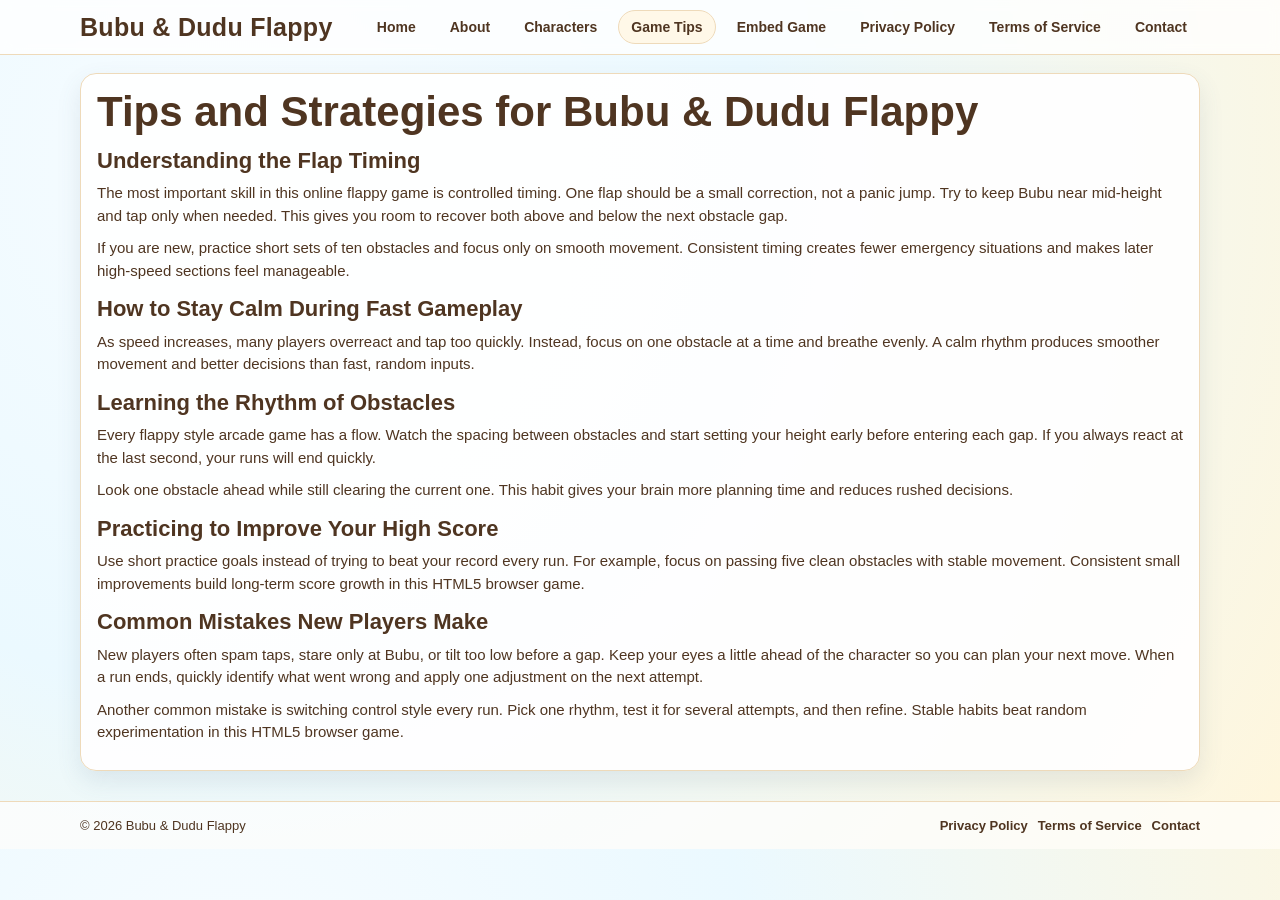
<file: game-tips.html>
<!DOCTYPE html>
<html lang="en">
  <head>
    <meta charset="UTF-8" />
    <meta name="viewport" content="width=device-width, initial-scale=1.0" />
    <title>Game Tips - Bubu & Dudu Flappy</title>
    <meta
      name="description"
      content="Tips and strategies for Bubu & Dudu Flappy, including flap timing, obstacle rhythm, and score improvement advice."
    />
    <script
      async
      src="https://pagead2.googlesyndication.com/pagead/js/adsbygoogle.js?client=ca-pub-7344100376673259"
      crossorigin="anonymous"
    ></script>
    <link rel="stylesheet" href="style.css" />
  </head>
  <body>
    <header class="site-header">
      <div class="container nav-row">
        <a class="site-brand" href="index.html">Bubu &amp; Dudu Flappy</a>
        <nav class="site-nav" aria-label="Primary Navigation">
          <a href="index.html">Home</a>
          <a href="about.html">About</a>
          <a href="characters.html">Characters</a>
          <a href="game-tips.html" aria-current="page">Game Tips</a>
                    <a href="embed.html">Embed Game</a>
<a href="privacy.html">Privacy Policy</a>
          <a href="terms.html">Terms of Service</a>
          <a href="contact.html">Contact</a>
        </nav>
      </div>
    </header>

    <main class="container page-stack">
      <section class="card prose">
        <h1>Tips and Strategies for Bubu &amp; Dudu Flappy</h1>

        <h2>Understanding the Flap Timing</h2>
        <p>
          The most important skill in this online flappy game is controlled timing. One flap should be a
          small correction, not a panic jump. Try to keep Bubu near mid-height and tap only when needed.
          This gives you room to recover both above and below the next obstacle gap.
        </p>
        <p>
          If you are new, practice short sets of ten obstacles and focus only on smooth movement. Consistent
          timing creates fewer emergency situations and makes later high-speed sections feel manageable.
        </p>

        <h2>How to Stay Calm During Fast Gameplay</h2>
        <p>
          As speed increases, many players overreact and tap too quickly. Instead, focus on one obstacle at
          a time and breathe evenly. A calm rhythm produces smoother movement and better decisions than fast,
          random inputs.
        </p>

        <h2>Learning the Rhythm of Obstacles</h2>
        <p>
          Every flappy style arcade game has a flow. Watch the spacing between obstacles and start setting
          your height early before entering each gap. If you always react at the last second, your runs will
          end quickly.
        </p>
        <p>
          Look one obstacle ahead while still clearing the current one. This habit gives your brain more
          planning time and reduces rushed decisions.
        </p>

        <h2>Practicing to Improve Your High Score</h2>
        <p>
          Use short practice goals instead of trying to beat your record every run. For example, focus on
          passing five clean obstacles with stable movement. Consistent small improvements build long-term
          score growth in this HTML5 browser game.
        </p>

        <h2>Common Mistakes New Players Make</h2>
        <p>
          New players often spam taps, stare only at Bubu, or tilt too low before a gap. Keep your eyes a
          little ahead of the character so you can plan your next move. When a run ends, quickly identify
          what went wrong and apply one adjustment on the next attempt.
        </p>
        <p>
          Another common mistake is switching control style every run. Pick one rhythm, test it for several
          attempts, and then refine. Stable habits beat random experimentation in this HTML5 browser game.
        </p>
      </section>
    </main>

    <footer class="site-footer">
      <div class="container footer-row">
        <p>&copy; 2026 Bubu &amp; Dudu Flappy</p>
        <nav aria-label="Footer Links">
          <a href="privacy.html">Privacy Policy</a>
          <a href="terms.html">Terms of Service</a>
          <a href="contact.html">Contact</a>
        </nav>
      </div>
    </footer>
  </body>
</html>
</file>
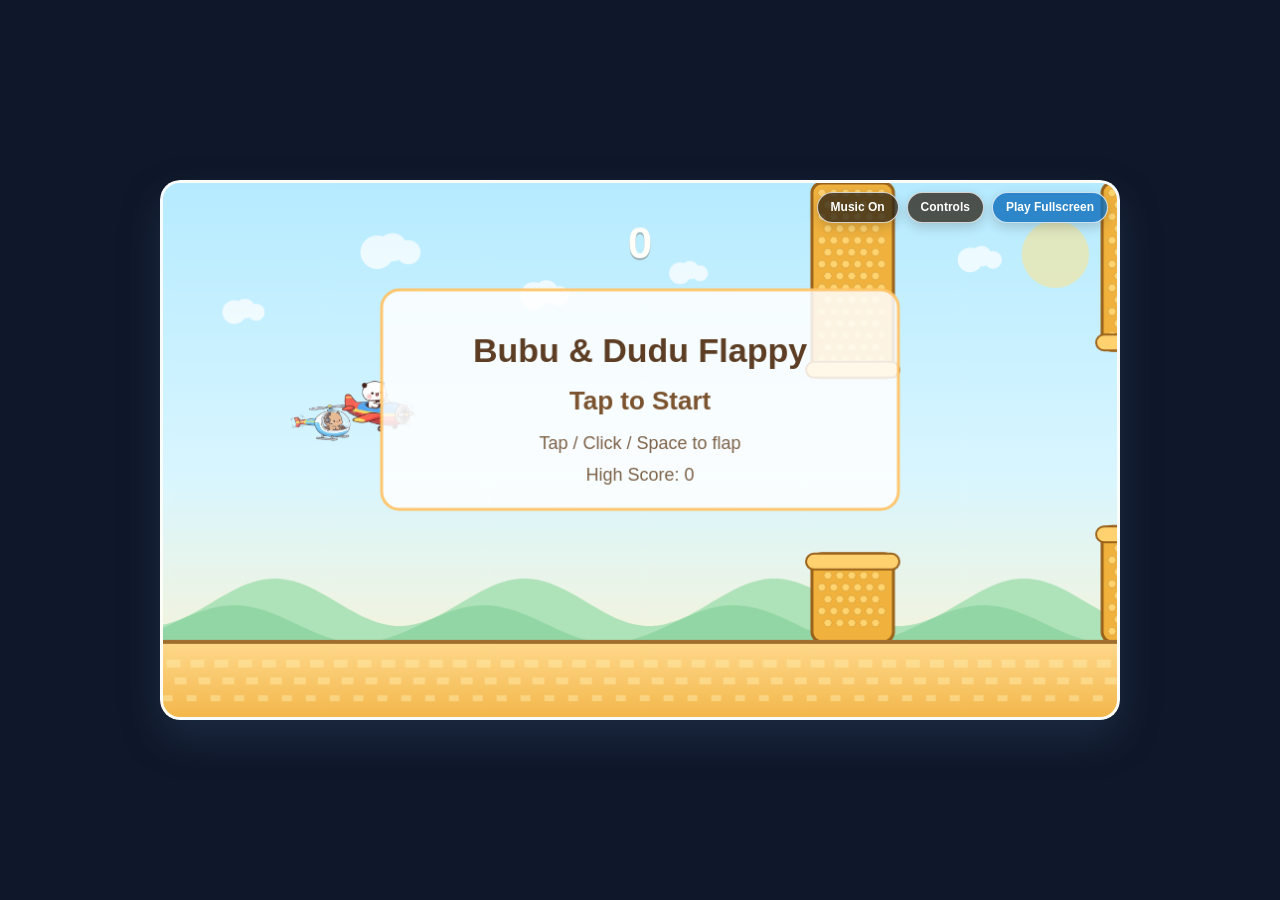
<file: game.html>
<!DOCTYPE html>
<html lang="en">
  <head>
    <meta charset="UTF-8" />
    <meta name="viewport" content="width=device-width, initial-scale=1.0" />
    <title>Bubu & Dudu Flappy - Game Embed</title>
    <meta
      name="description"
      content="Play Bubu & Dudu Flappy in an embed-friendly game page with fullscreen support."
    />
    <link rel="stylesheet" href="style.css" />
  </head>
  <body class="embed-only-body">
    <main class="embed-only-main">
      <section id="fullscreenTarget" class="game-frame game-frame-embed">
        <canvas id="gameCanvas" width="960" height="540" aria-label="Bubu & Dudu Flappy Embedded Game"></canvas>
        <div class="game-actions" aria-label="Game options">
          <button
            id="musicBtn"
            class="game-action-btn"
            type="button"
            aria-pressed="true"
          >
            Music On
          </button>
          <button
            id="controlsBtn"
            class="game-action-btn"
            type="button"
            aria-controls="controlsPanel"
            aria-expanded="false"
          >
            Controls
          </button>
          <button
            id="fullscreenBtn"
            class="game-action-btn fullscreen-btn fullscreen-btn-embed"
            data-enter-label="Play Fullscreen"
            type="button"
          >
            Play Fullscreen
          </button>
        </div>
        <div
          id="controlsPanel"
          class="controls-popover"
          role="dialog"
          aria-modal="true"
          aria-labelledby="controlsTitle"
          hidden
        >
          <div class="controls-dialog">
            <div class="controls-dialog-heading">
              <div>
                <p class="game-kicker">Quick guide</p>
                <h2 id="controlsTitle">How to play</h2>
              </div>
              <button id="controlsCloseBtn" class="dialog-close-btn" type="button" aria-label="Close controls">
                &times;
              </button>
            </div>
            <div class="controls-list">
              <p><span>Spacebar</span> Flap on desktop</p>
              <p><span>Mouse click</span> Flap on desktop</p>
              <p><span>Tap screen</span> Flap on mobile</p>
              <p class="difficulty-control"><span>Every 15 points</span> New hazards</p>
            </div>
            <p class="controls-tip">Use short, steady taps to line up with each opening.</p>
          </div>
        </div>
      </section>
    </main>

    <script src="game.js"></script>
  </body>
</html>
</file>
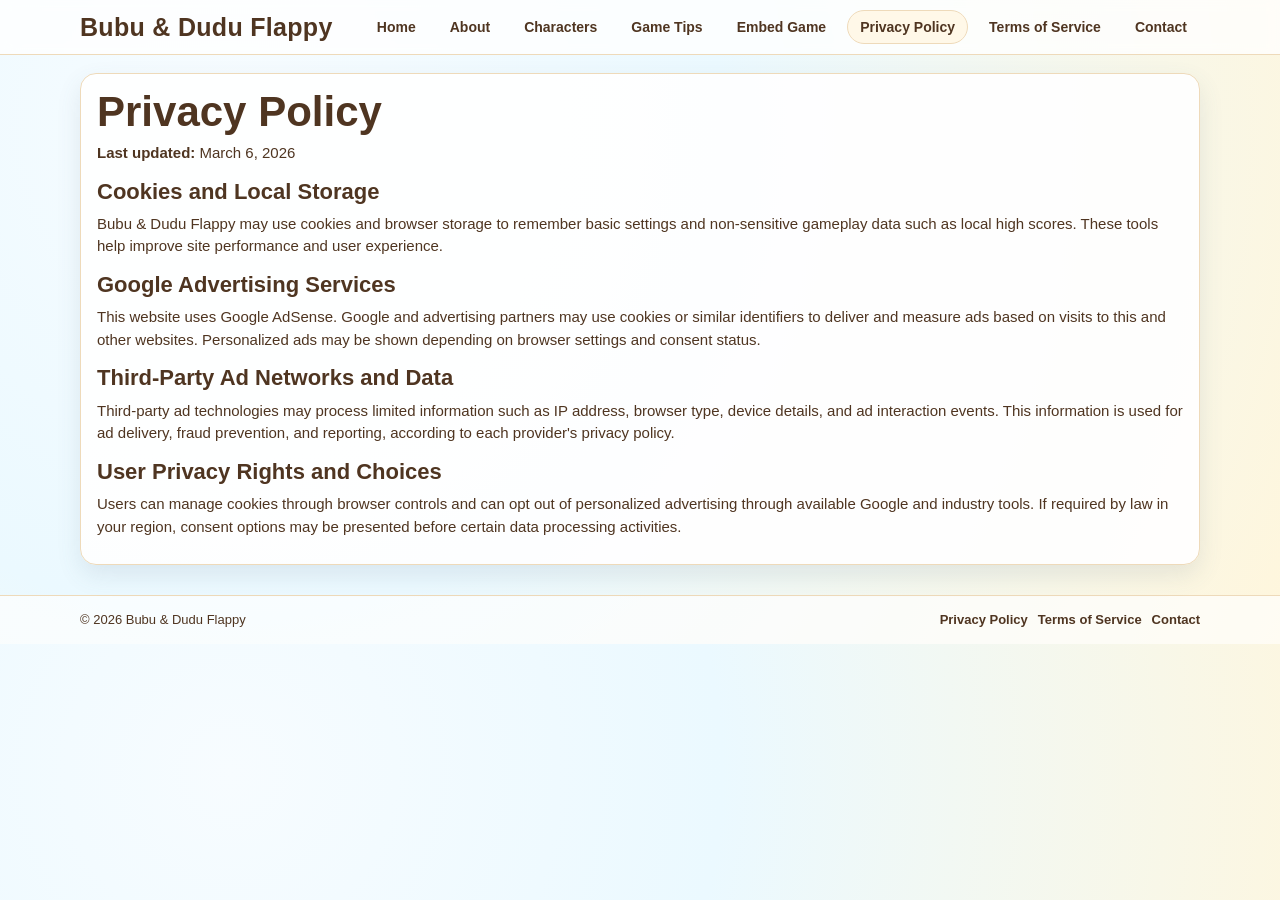
<file: privacy.html>
<!DOCTYPE html>
<html lang="en">
  <head>
    <meta charset="UTF-8" />
    <meta name="viewport" content="width=device-width, initial-scale=1.0" />
    <title>Privacy Policy - Bubu & Dudu Flappy</title>
    <meta
      name="description"
      content="Privacy policy for Bubu & Dudu Flappy covering cookies, Google AdSense, and third-party advertising technologies."
    />
    <script
      async
      src="https://pagead2.googlesyndication.com/pagead/js/adsbygoogle.js?client=ca-pub-7344100376673259"
      crossorigin="anonymous"
    ></script>
    <link rel="stylesheet" href="style.css" />
  </head>
  <body>
    <header class="site-header">
      <div class="container nav-row">
        <a class="site-brand" href="index.html">Bubu &amp; Dudu Flappy</a>
        <nav class="site-nav" aria-label="Primary Navigation">
          <a href="index.html">Home</a>
          <a href="about.html">About</a>
          <a href="characters.html">Characters</a>
          <a href="game-tips.html">Game Tips</a>
                    <a href="embed.html">Embed Game</a>
<a href="privacy.html" aria-current="page">Privacy Policy</a>
          <a href="terms.html">Terms of Service</a>
          <a href="contact.html">Contact</a>
        </nav>
      </div>
    </header>

    <main class="container page-stack">
      <section class="card prose">
        <h1>Privacy Policy</h1>
        <p><strong>Last updated:</strong> March 6, 2026</p>

        <h2>Cookies and Local Storage</h2>
        <p>
          Bubu &amp; Dudu Flappy may use cookies and browser storage to remember basic settings and non-sensitive
          gameplay data such as local high scores. These tools help improve site performance and user experience.
        </p>

        <h2>Google Advertising Services</h2>
        <p>
          This website uses Google AdSense. Google and advertising partners may use cookies or similar identifiers
          to deliver and measure ads based on visits to this and other websites. Personalized ads may be shown
          depending on browser settings and consent status.
        </p>

        <h2>Third-Party Ad Networks and Data</h2>
        <p>
          Third-party ad technologies may process limited information such as IP address, browser type, device
          details, and ad interaction events. This information is used for ad delivery, fraud prevention, and
          reporting, according to each provider's privacy policy.
        </p>

        <h2>User Privacy Rights and Choices</h2>
        <p>
          Users can manage cookies through browser controls and can opt out of personalized advertising through
          available Google and industry tools. If required by law in your region, consent options may be presented
          before certain data processing activities.
        </p>
      </section>
    </main>

    <footer class="site-footer">
      <div class="container footer-row">
        <p>&copy; 2026 Bubu &amp; Dudu Flappy</p>
        <nav aria-label="Footer Links">
          <a href="privacy.html">Privacy Policy</a>
          <a href="terms.html">Terms of Service</a>
          <a href="contact.html">Contact</a>
        </nav>
      </div>
    </footer>
  </body>
</html>
</file>
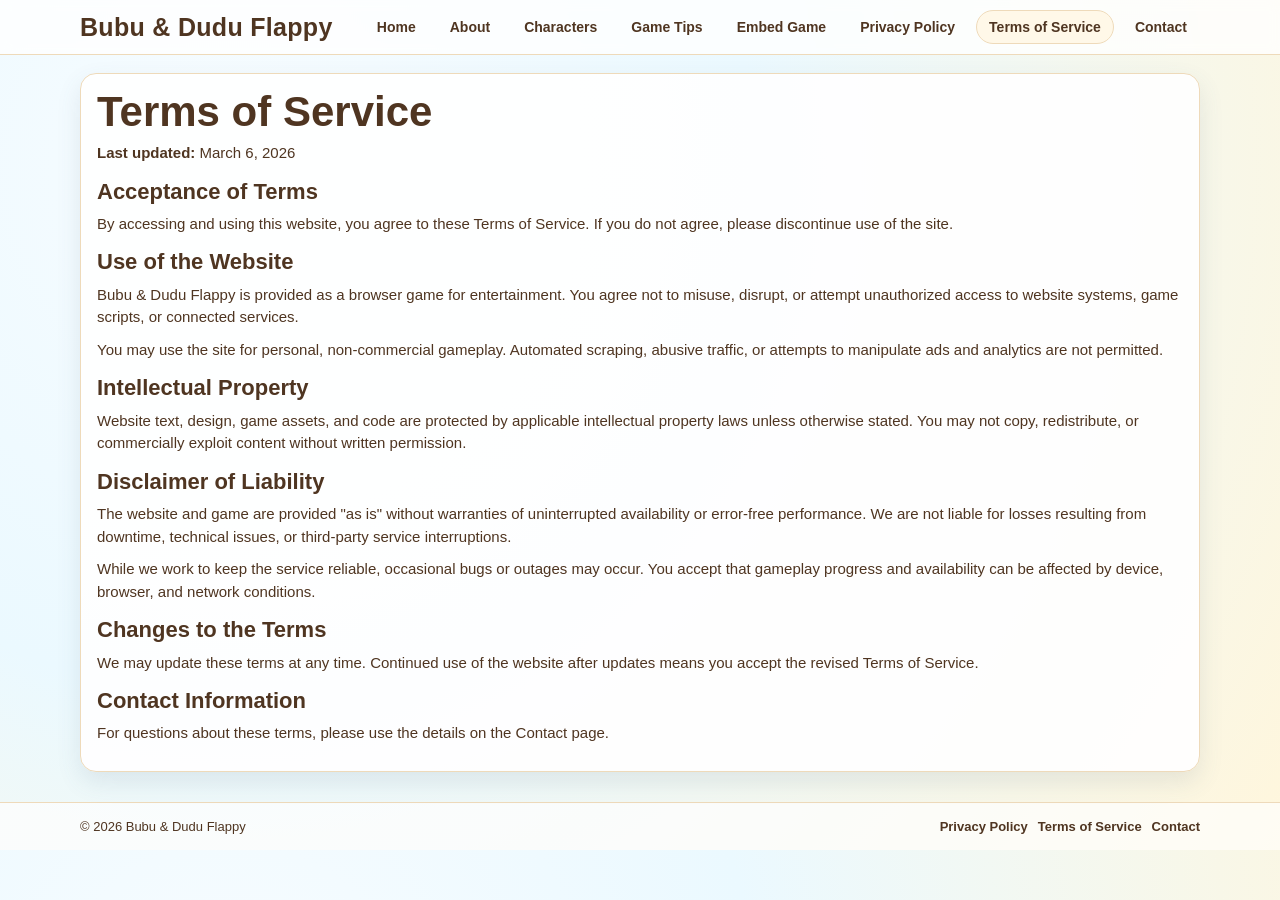
<file: terms.html>
<!DOCTYPE html>
<html lang="en">
  <head>
    <meta charset="UTF-8" />
    <meta name="viewport" content="width=device-width, initial-scale=1.0" />
    <title>Terms of Service - Bubu & Dudu Flappy</title>
    <meta
      name="description"
      content="Terms of Service for using the Bubu & Dudu Flappy website and browser game content."
    />
    <script
      async
      src="https://pagead2.googlesyndication.com/pagead/js/adsbygoogle.js?client=ca-pub-7344100376673259"
      crossorigin="anonymous"
    ></script>
    <link rel="stylesheet" href="style.css" />
  </head>
  <body>
    <header class="site-header">
      <div class="container nav-row">
        <a class="site-brand" href="index.html">Bubu &amp; Dudu Flappy</a>
        <nav class="site-nav" aria-label="Primary Navigation">
          <a href="index.html">Home</a>
          <a href="about.html">About</a>
          <a href="characters.html">Characters</a>
          <a href="game-tips.html">Game Tips</a>
                    <a href="embed.html">Embed Game</a>
<a href="privacy.html">Privacy Policy</a>
          <a href="terms.html" aria-current="page">Terms of Service</a>
          <a href="contact.html">Contact</a>
        </nav>
      </div>
    </header>

    <main class="container page-stack">
      <section class="card prose">
        <h1>Terms of Service</h1>
        <p><strong>Last updated:</strong> March 6, 2026</p>

        <h2>Acceptance of Terms</h2>
        <p>
          By accessing and using this website, you agree to these Terms of Service. If you do not agree,
          please discontinue use of the site.
        </p>

        <h2>Use of the Website</h2>
        <p>
          Bubu &amp; Dudu Flappy is provided as a browser game for entertainment. You agree not to misuse,
          disrupt, or attempt unauthorized access to website systems, game scripts, or connected services.
        </p>
        <p>
          You may use the site for personal, non-commercial gameplay. Automated scraping, abusive traffic,
          or attempts to manipulate ads and analytics are not permitted.
        </p>

        <h2>Intellectual Property</h2>
        <p>
          Website text, design, game assets, and code are protected by applicable intellectual property laws
          unless otherwise stated. You may not copy, redistribute, or commercially exploit content without
          written permission.
        </p>

        <h2>Disclaimer of Liability</h2>
        <p>
          The website and game are provided "as is" without warranties of uninterrupted availability or
          error-free performance. We are not liable for losses resulting from downtime, technical issues,
          or third-party service interruptions.
        </p>
        <p>
          While we work to keep the service reliable, occasional bugs or outages may occur. You accept that
          gameplay progress and availability can be affected by device, browser, and network conditions.
        </p>

        <h2>Changes to the Terms</h2>
        <p>
          We may update these terms at any time. Continued use of the website after updates means you accept
          the revised Terms of Service.
        </p>

        <h2>Contact Information</h2>
        <p>
          For questions about these terms, please use the details on the Contact page.
        </p>
      </section>
    </main>

    <footer class="site-footer">
      <div class="container footer-row">
        <p>&copy; 2026 Bubu &amp; Dudu Flappy</p>
        <nav aria-label="Footer Links">
          <a href="privacy.html">Privacy Policy</a>
          <a href="terms.html">Terms of Service</a>
          <a href="contact.html">Contact</a>
        </nav>
      </div>
    </footer>
  </body>
</html>
</file>
<file: style.css>
:root {
  --bg-top: #ebf9ff;
  --bg-bottom: #fff6dc;
  --panel: rgba(255, 255, 255, 0.92);
  --ink: #4f3521;
  --line: #eedaba;
  --accent: #ffbf69;
  --accent-dark: #7d4d13;
}

* {
  box-sizing: border-box;
}

html,
body {
  margin: 0;
  padding: 0;
  font-family: "Trebuchet MS", "Avenir Next", "Comic Sans MS", sans-serif;
  color: var(--ink);
  background: radial-gradient(circle at 18% 20%, #f7fcff 0%, var(--bg-top) 42%, var(--bg-bottom) 100%);
}

a {
  color: inherit;
}

.container {
  width: min(1120px, 94vw);
  margin: 0 auto;
}

.site-header {
  position: sticky;
  top: 0;
  z-index: 50;
  background: rgba(255, 255, 255, 0.78);
  backdrop-filter: blur(6px);
  border-bottom: 1px solid var(--line);
}

.nav-row {
  display: flex;
  align-items: center;
  justify-content: space-between;
  gap: 12px;
  padding: 10px 0;
}

.site-brand {
  text-decoration: none;
  font-weight: 800;
  font-size: clamp(18px, 2.3vw, 25px);
  letter-spacing: 0.3px;
}

.site-nav {
  display: flex;
  flex-wrap: wrap;
  justify-content: flex-end;
  gap: 8px;
}

.site-nav a {
  text-decoration: none;
  font-size: 14px;
  font-weight: 700;
  padding: 8px 12px;
  border-radius: 999px;
  border: 1px solid transparent;
}

.site-nav a:hover,
.site-nav a[aria-current="page"] {
  background: #fff8e8;
  border-color: var(--line);
}

.page-stack {
  padding: 18px 0 30px;
  display: grid;
  gap: 12px;
}

.card {
  background: var(--panel);
  border: 1px solid var(--line);
  border-radius: 16px;
  padding: 16px;
  box-shadow: 0 10px 24px rgba(70, 95, 120, 0.12);
}

.hero-card h1,
.prose h1 {
  margin: 0 0 8px;
  font-size: clamp(30px, 4.5vw, 42px);
  line-height: 1.05;
}

h2 {
  margin: 0 0 8px;
  font-size: clamp(23px, 2.8vw, 31px);
  line-height: 1.2;
}

h3 {
  margin: 8px 0;
  font-size: 18px;
  line-height: 1.2;
}

p,
li,
label,
input,
textarea,
button {
  font-size: 15px;
  line-height: 1.5;
}

p {
  margin: 0 0 10px;
}

ul {
  margin: 0;
  padding-left: 20px;
}

.game-card {
  display: grid;
  min-width: 0;
  justify-items: center;
  gap: 12px;
  padding: 14px;
  background: rgba(255, 255, 255, 0.96);
}

.game-card-heading {
  width: 100%;
  max-width: 960px;
  min-width: 0;
  display: flex;
  align-items: end;
  justify-content: space-between;
  gap: 24px;
}

.game-card-heading h1 {
  margin: 0;
  font-size: clamp(26px, 3.3vw, 40px);
  line-height: 1;
}

.game-card-heading > p {
  max-width: 430px;
  margin: 0;
  color: #735437;
  text-align: right;
  font-weight: 700;
}

.game-kicker {
  margin: 0 0 4px;
  color: #a36115;
  font-size: 12px;
  font-weight: 900;
  letter-spacing: 0.1em;
  line-height: 1.2;
  text-transform: uppercase;
}

.game-frame {
  position: relative;
  width: 100%;
  max-width: 960px;
  min-width: 0;
  aspect-ratio: 16 / 9;
  overflow: hidden;
  border-radius: 20px;
  background: #101827;
  box-shadow:
    0 18px 40px rgba(61, 94, 123, 0.28),
    inset 0 0 0 2px rgba(255, 255, 255, 0.25);
}

#gameCanvas {
  display: block;
  width: 100%;
  max-width: 100%;
  height: auto;
  aspect-ratio: 16 / 9;
  border-radius: inherit;
  border: 3px solid rgba(255, 255, 255, 0.8);
  background: linear-gradient(180deg, #d2f1ff, #fff7d7);
  touch-action: none;
  user-select: none;
  -webkit-user-select: none;
}

.game-actions {
  position: absolute;
  top: 12px;
  right: 12px;
  z-index: 6;
  display: flex;
  gap: 8px;
}

.game-action-btn {
  border: 1px solid rgba(255, 255, 255, 0.75);
  background: rgba(41, 32, 20, 0.76);
  color: #fff;
  border-radius: 999px;
  padding: 8px 13px;
  font: 800 12px/1.1 "Trebuchet MS", "Avenir Next", "Comic Sans MS", sans-serif;
  cursor: pointer;
  box-shadow: 0 4px 12px rgba(41, 32, 20, 0.2);
}

.game-action-btn:hover,
.game-action-btn:focus-visible {
  background: rgba(41, 32, 20, 0.9);
}

.game-action-btn.is-muted {
  background: rgba(102, 70, 38, 0.62);
  color: rgba(255, 251, 243, 0.9);
}

.controls-popover {
  position: absolute;
  inset: 0;
  z-index: 10;
  display: grid;
  place-items: center;
  padding: 20px;
  background: rgba(16, 24, 39, 0.62);
  backdrop-filter: blur(4px);
}

.controls-popover[hidden] {
  display: none;
}

.controls-dialog {
  width: min(100%, 440px);
  padding: 22px;
  border: 1px solid rgba(255, 255, 255, 0.8);
  border-radius: 18px;
  background: rgba(255, 253, 247, 0.98);
  box-shadow: 0 24px 70px rgba(15, 23, 42, 0.38);
}

.controls-dialog-heading {
  display: flex;
  align-items: start;
  justify-content: space-between;
  gap: 16px;
}

.controls-dialog h2 {
  margin: 0;
  font-size: 27px;
}

.dialog-close-btn {
  display: grid;
  width: 34px;
  height: 34px;
  flex: 0 0 auto;
  place-items: center;
  border: 1px solid #e2cba8;
  border-radius: 50%;
  background: #fff;
  color: #5d3e24;
  font: 800 24px/1 sans-serif;
  cursor: pointer;
}

.controls-list {
  display: grid;
  gap: 8px;
  margin: 18px 0 14px;
}

.controls-list p {
  display: flex;
  align-items: center;
  justify-content: space-between;
  gap: 16px;
  margin: 0;
  padding-bottom: 8px;
  border-bottom: 1px dashed #e4d2b5;
}

.controls-list span {
  color: #5b3a1e;
  font-weight: 900;
}

.controls-tip {
  margin: 0;
  color: #76583a;
  font-size: 13px;
}

.game-frame:fullscreen,
.game-frame:-webkit-full-screen,
.game-frame:-moz-full-screen,
.game-frame:-ms-fullscreen {
  width: 100vw;
  height: 100vh;
  max-width: 100vw;
  display: grid;
  place-items: center;
  background: #101827;
}

.game-frame:fullscreen #gameCanvas,
.game-frame:-webkit-full-screen #gameCanvas,
.game-frame:-moz-full-screen #gameCanvas,
.game-frame:-ms-fullscreen #gameCanvas {
  width: min(96vw, 170.67vh);
  max-height: 96vh;
  border-radius: 16px;
}

.share-panel {
  width: min(100%, 960px);
  padding: 10px 12px 12px;
  border-radius: 14px;
  border: 1px solid var(--line);
  background: rgba(255, 255, 255, 0.93);
}

.primary-btn {
  border: 1px solid #e4aa48;
  background: var(--accent);
  color: #4f331f;
  border-radius: 10px;
  padding: 9px 14px;
  font: 800 14px/1.2 "Trebuchet MS", "Avenir Next", "Comic Sans MS", sans-serif;
  cursor: pointer;
}

.share-panel .primary-btn {
  width: 100%;
}

.share-grid {
  margin-top: 8px;
  display: grid;
  grid-template-columns: repeat(4, minmax(0, 1fr));
  gap: 6px;
}

.chip {
  display: grid;
  place-items: center;
  min-height: 34px;
  border-radius: 8px;
  border: 1px solid #e1ccaa;
  background: #fff;
  text-decoration: none;
  font: 700 12px/1 "Trebuchet MS", "Avenir Next", "Comic Sans MS", sans-serif;
  color: #5d3e24;
}

.share-note {
  margin: 8px 2px 0;
  min-height: 16px;
  font-size: 12px;
  font-weight: 700;
  color: #6c4a2a;
}

.split-card {
  display: grid;
  grid-template-columns: 1fr 1fr;
  gap: 14px;
}

.faq-item + .faq-item {
  margin-top: 10px;
  padding-top: 10px;
  border-top: 1px dashed #ead7ba;
}

.coming-grid {
  display: grid;
  grid-template-columns: repeat(4, minmax(0, 1fr));
  gap: 10px;
}

.coming-card {
  border: 1px solid #eedec2;
  border-radius: 12px;
  background: #fffdf8;
  padding: 10px;
}

.placeholder-img {
  height: 84px;
  border-radius: 10px;
  border: 1px solid #f1e3cb;
  background: linear-gradient(150deg, #ffe9c3, #f3f1ff 60%, #ddf7ff);
  display: grid;
  place-items: center;
  font-size: 28px;
  margin-bottom: 8px;
}

.coming-card h3 {
  margin: 0 0 4px;
  font-size: 16px;
}

.coming-card p {
  margin: 0 0 8px;
  font-size: 13px;
}

.coming-badge {
  display: inline-block;
  border: 1px solid #efcf88;
  background: #ffe9bf;
  color: var(--accent-dark);
  border-radius: 999px;
  padding: 4px 9px;
  font-size: 12px;
  font-weight: 700;
}

.prose h2 {
  margin-top: 14px;
  font-size: 22px;
}

.contact-form {
  display: grid;
  gap: 8px;
  margin-top: 10px;
}

.contact-form input,
.contact-form textarea {
  border: 1px solid #dfcbab;
  border-radius: 10px;
  padding: 10px;
  font-family: inherit;
  background: #fffef9;
}

.code-block-wrap {
  display: grid;
  gap: 10px;
}

.code-block {
  margin: 0;
  padding: 12px;
  border-radius: 12px;
  border: 1px solid #e7d4b3;
  background: #fffef9;
  overflow-x: auto;
  font-size: 13px;
  line-height: 1.45;
}

.copy-code-btn {
  width: fit-content;
}

.embed-preview {
  border-radius: 12px;
  border: 1px solid #e7d5b7;
  overflow: hidden;
  background: #fff;
}

.embed-preview iframe {
  display: block;
  width: 100%;
  aspect-ratio: 16 / 9;
  border: 0;
}

.embed-only-body {
  min-height: 100vh;
  background: #0f172a;
}

.embed-only-main {
  min-height: 100vh;
  display: grid;
  place-items: center;
  padding: 10px;
}

.game-frame-embed {
  width: min(100%, 960px);
}

.app-fullscreen .site-header,
.app-fullscreen .site-footer,
.app-fullscreen .card:not(.game-card),
.app-fullscreen .share-panel {
  display: none !important;
}

.app-fullscreen .game-card {
  position: fixed;
  inset: 0;
  z-index: 9999;
  margin: 0;
  padding: 0;
  border: 0;
  border-radius: 0;
  width: 100vw;
  height: 100vh;
  box-shadow: none;
  background: #101827;
  display: grid;
  place-items: center;
}

.app-fullscreen .game-frame {
  width: auto;
  max-width: none;
}

.fullscreen-fallback-layer {
  position: fixed !important;
  inset: 0;
  z-index: 10000;
  display: grid !important;
  place-items: center;
  background: #101827;
  margin: 0;
  max-width: none;
}

.fullscreen-btn-embed {
  background: rgba(14, 112, 190, 0.82);
}

.fullscreen-btn-embed:hover {
  background: rgba(14, 112, 190, 0.95);
}

.site-footer {
  border-top: 1px solid var(--line);
  background: rgba(255, 255, 255, 0.68);
}

.footer-row {
  padding: 14px 0;
  display: flex;
  justify-content: space-between;
  align-items: center;
  gap: 10px;
  flex-wrap: wrap;
}

.footer-row p {
  margin: 0;
  font-size: 13px;
}

.footer-row nav {
  display: flex;
  gap: 10px;
  flex-wrap: wrap;
}

.footer-row nav a {
  font-size: 13px;
  font-weight: 700;
  text-decoration: none;
}

.footer-row nav a:hover {
  text-decoration: underline;
}

@media (max-width: 980px) {
  .coming-grid {
    grid-template-columns: repeat(2, minmax(0, 1fr));
  }
}

@media (max-width: 760px) {
  .nav-row {
    flex-direction: column;
    align-items: flex-start;
  }

  .site-nav {
    width: 100%;
    justify-content: flex-start;
  }

  .split-card {
    grid-template-columns: 1fr;
  }

  #gameCanvas {
    border-radius: 14px;
  }

  .game-frame {
    border-radius: 14px;
  }

  .game-card-heading {
    align-items: start;
    flex-direction: column;
    gap: 6px;
  }

  .game-card-heading > p {
    max-width: none;
    text-align: left;
  }
}

@media (max-width: 520px) {
  .container {
    width: 95vw;
  }

  .card {
    padding: 14px;
  }

  .coming-grid {
    grid-template-columns: 1fr;
  }

  .game-actions {
    top: 8px;
    right: 8px;
    gap: 5px;
  }

  .game-action-btn {
    padding: 7px 10px;
    font-size: 10px;
  }

  .controls-popover {
    padding: 10px;
  }

  .controls-dialog {
    padding: 14px;
    border-radius: 14px;
  }

  .controls-dialog h2 {
    font-size: 21px;
  }

  .controls-list {
    gap: 5px;
    margin: 10px 0 8px;
  }

  .controls-list p {
    padding-bottom: 5px;
    font-size: 12px;
  }

  .controls-list .difficulty-control {
    display: none;
  }

  .controls-tip {
    display: none;
  }
}
</file>
